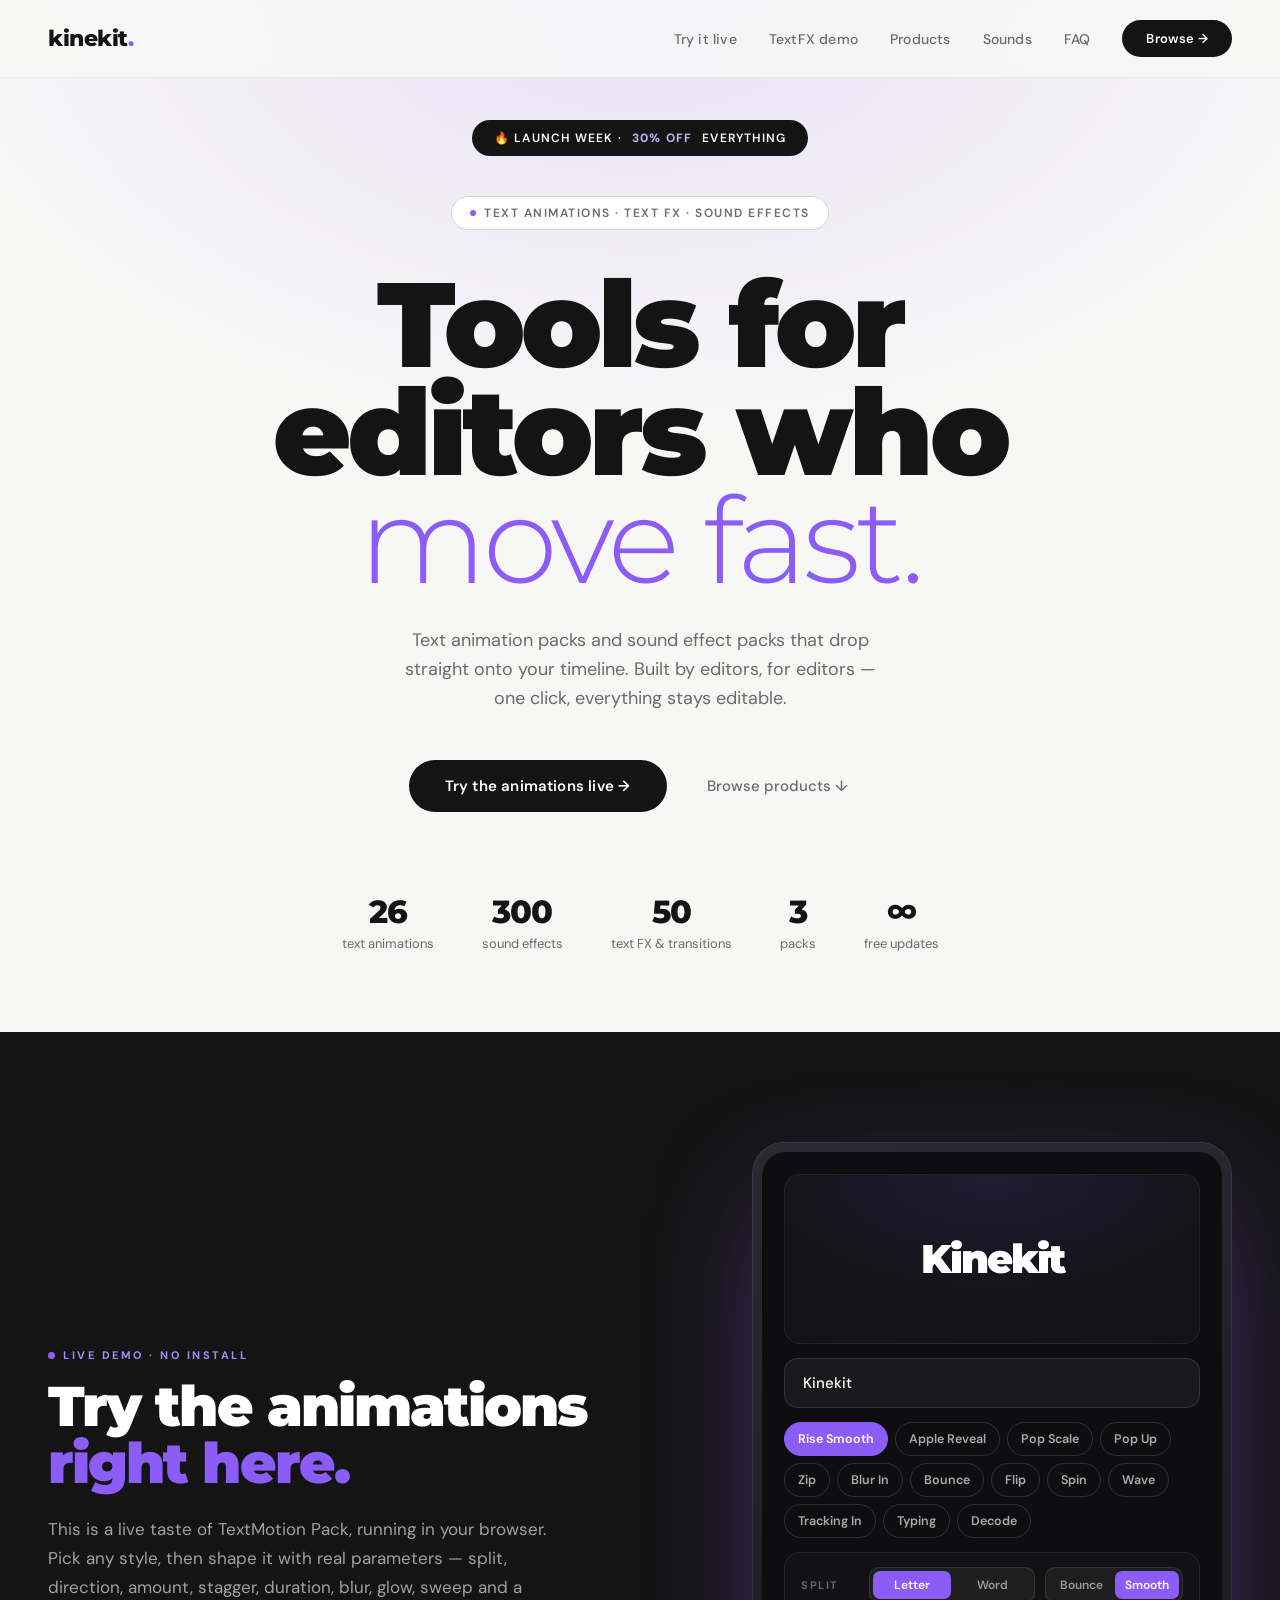
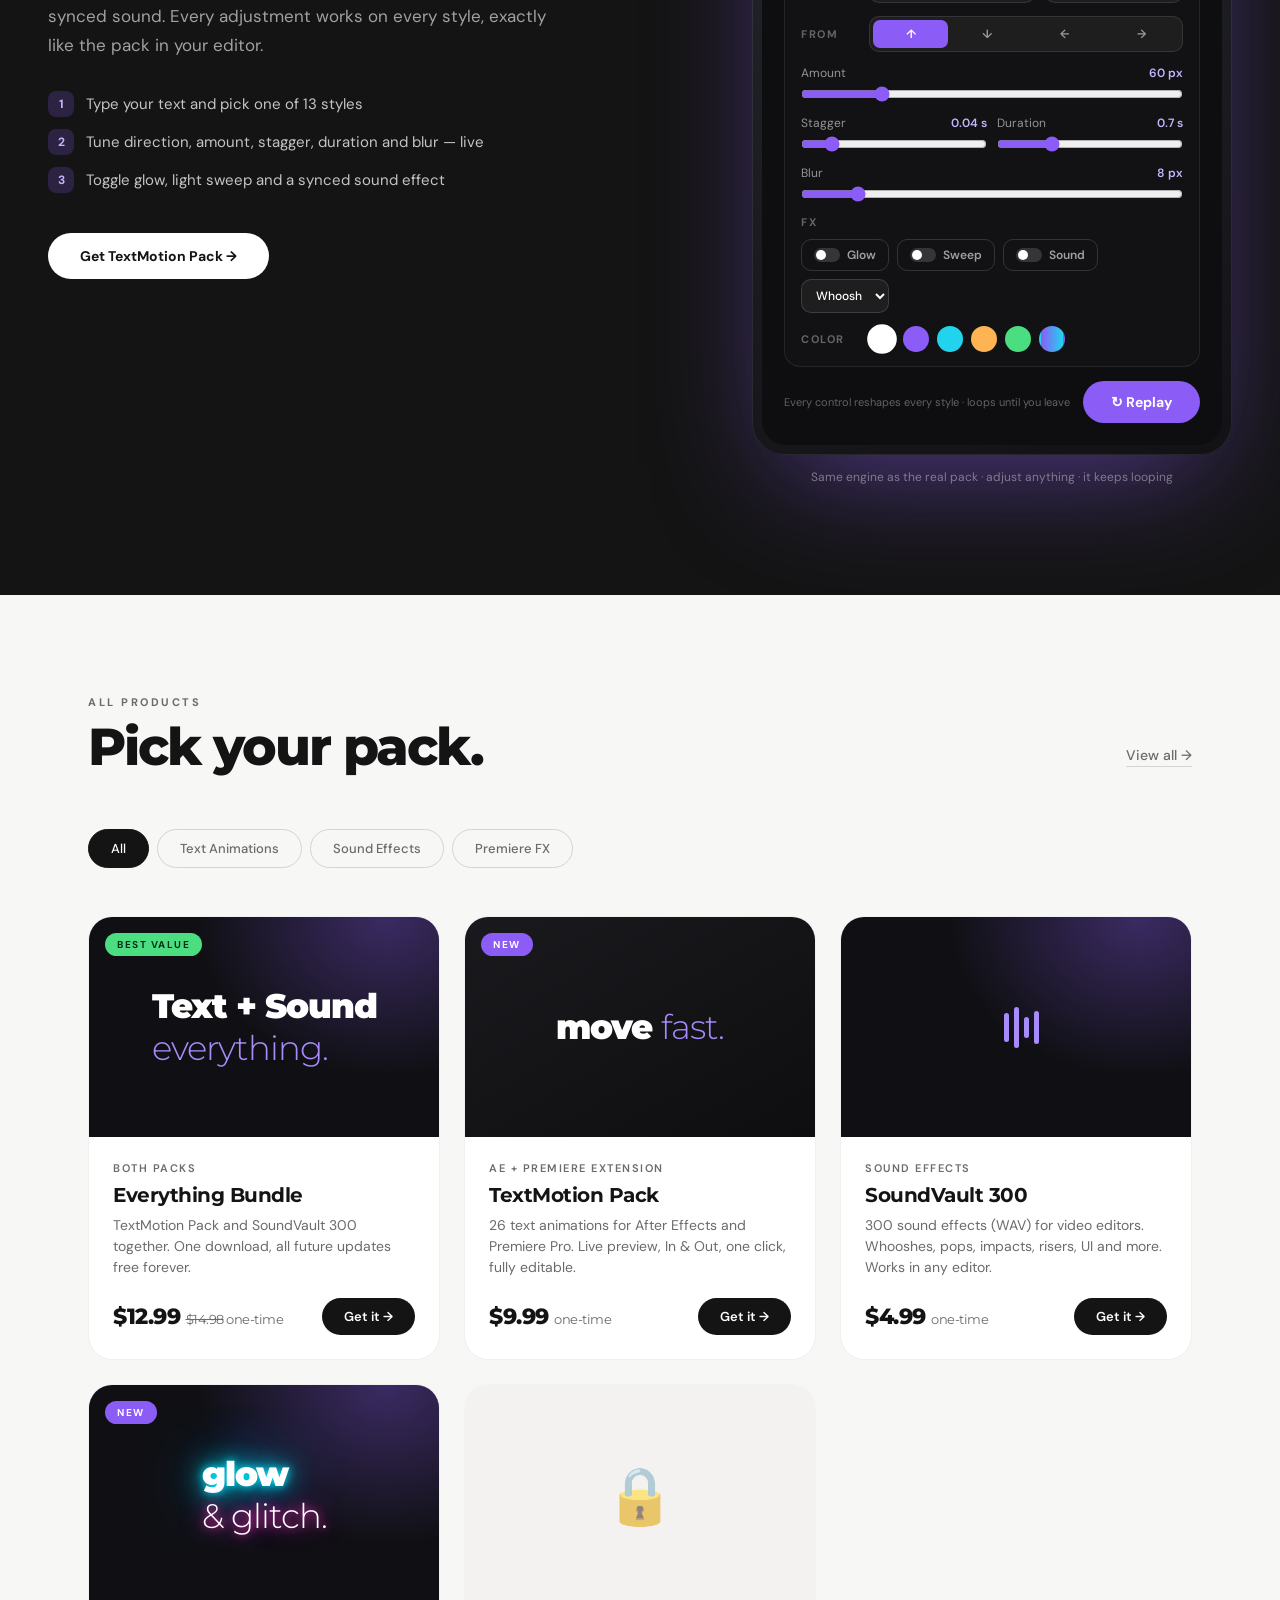
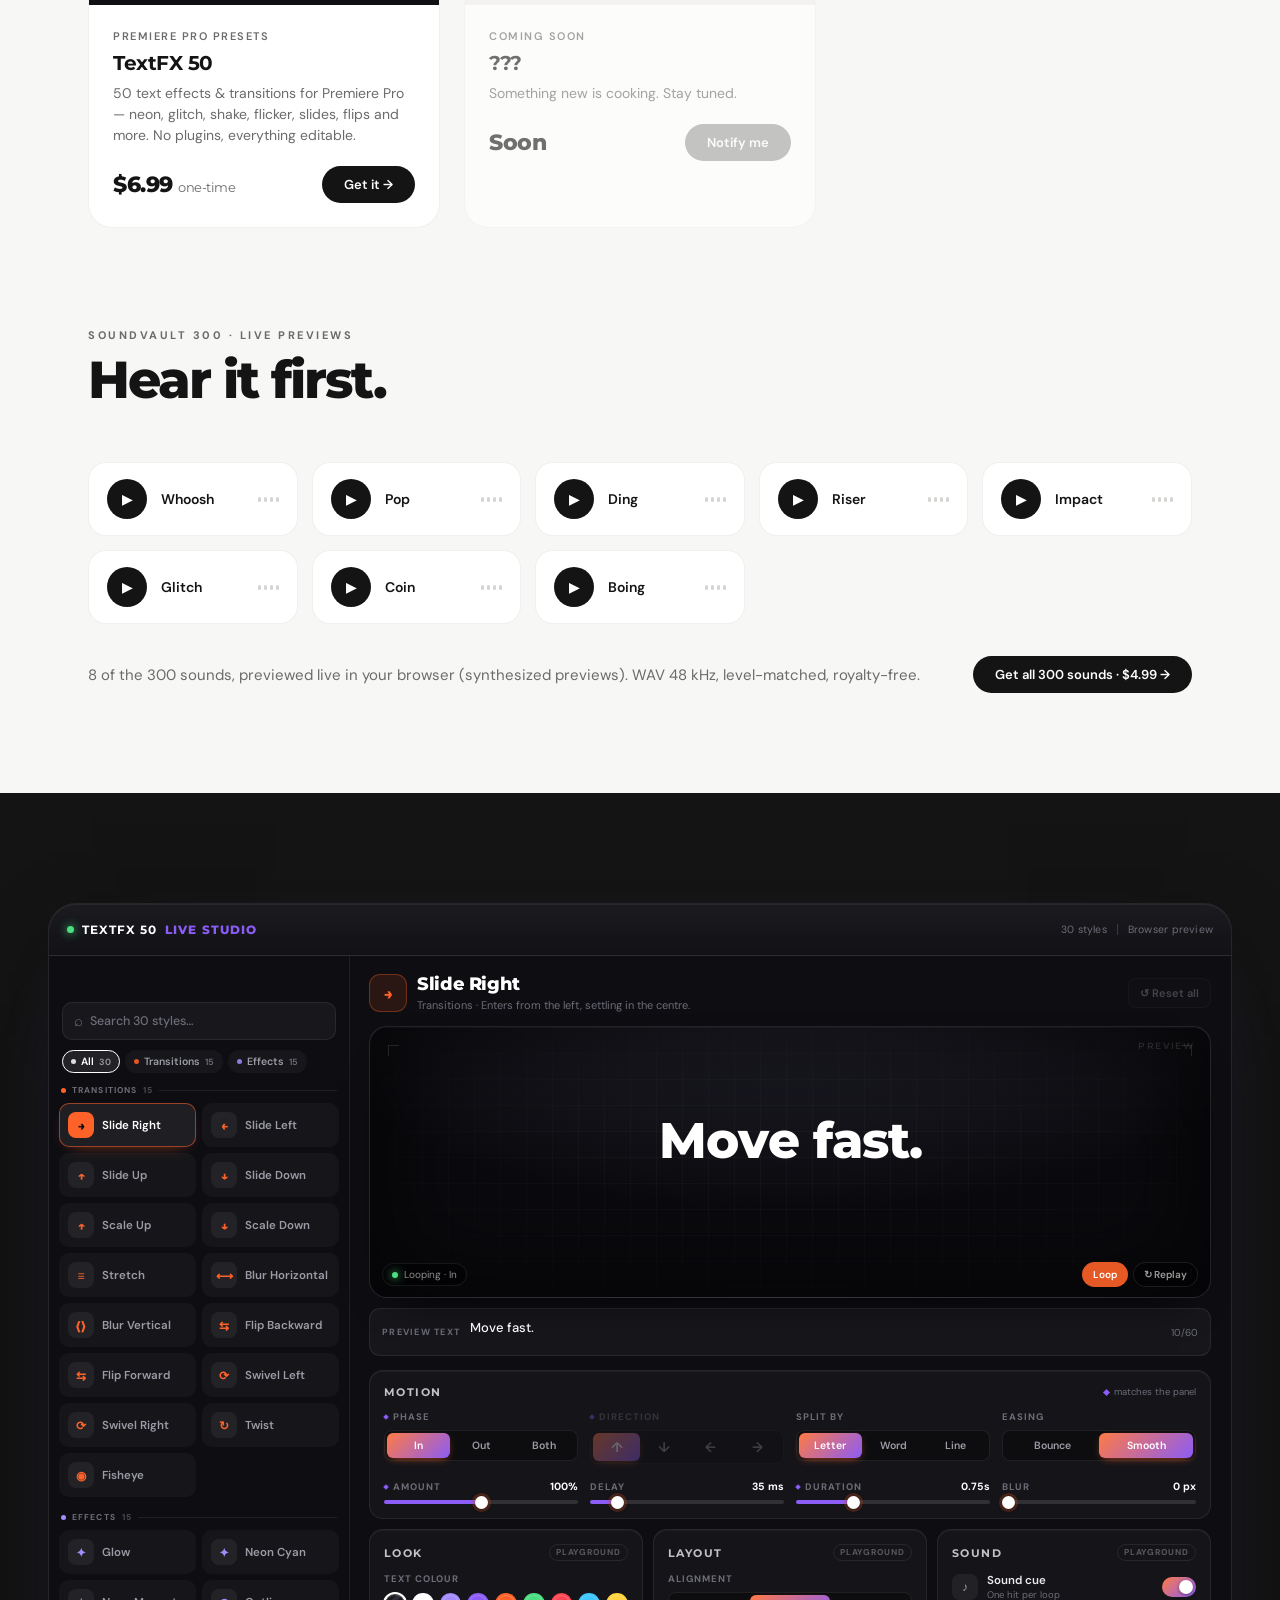
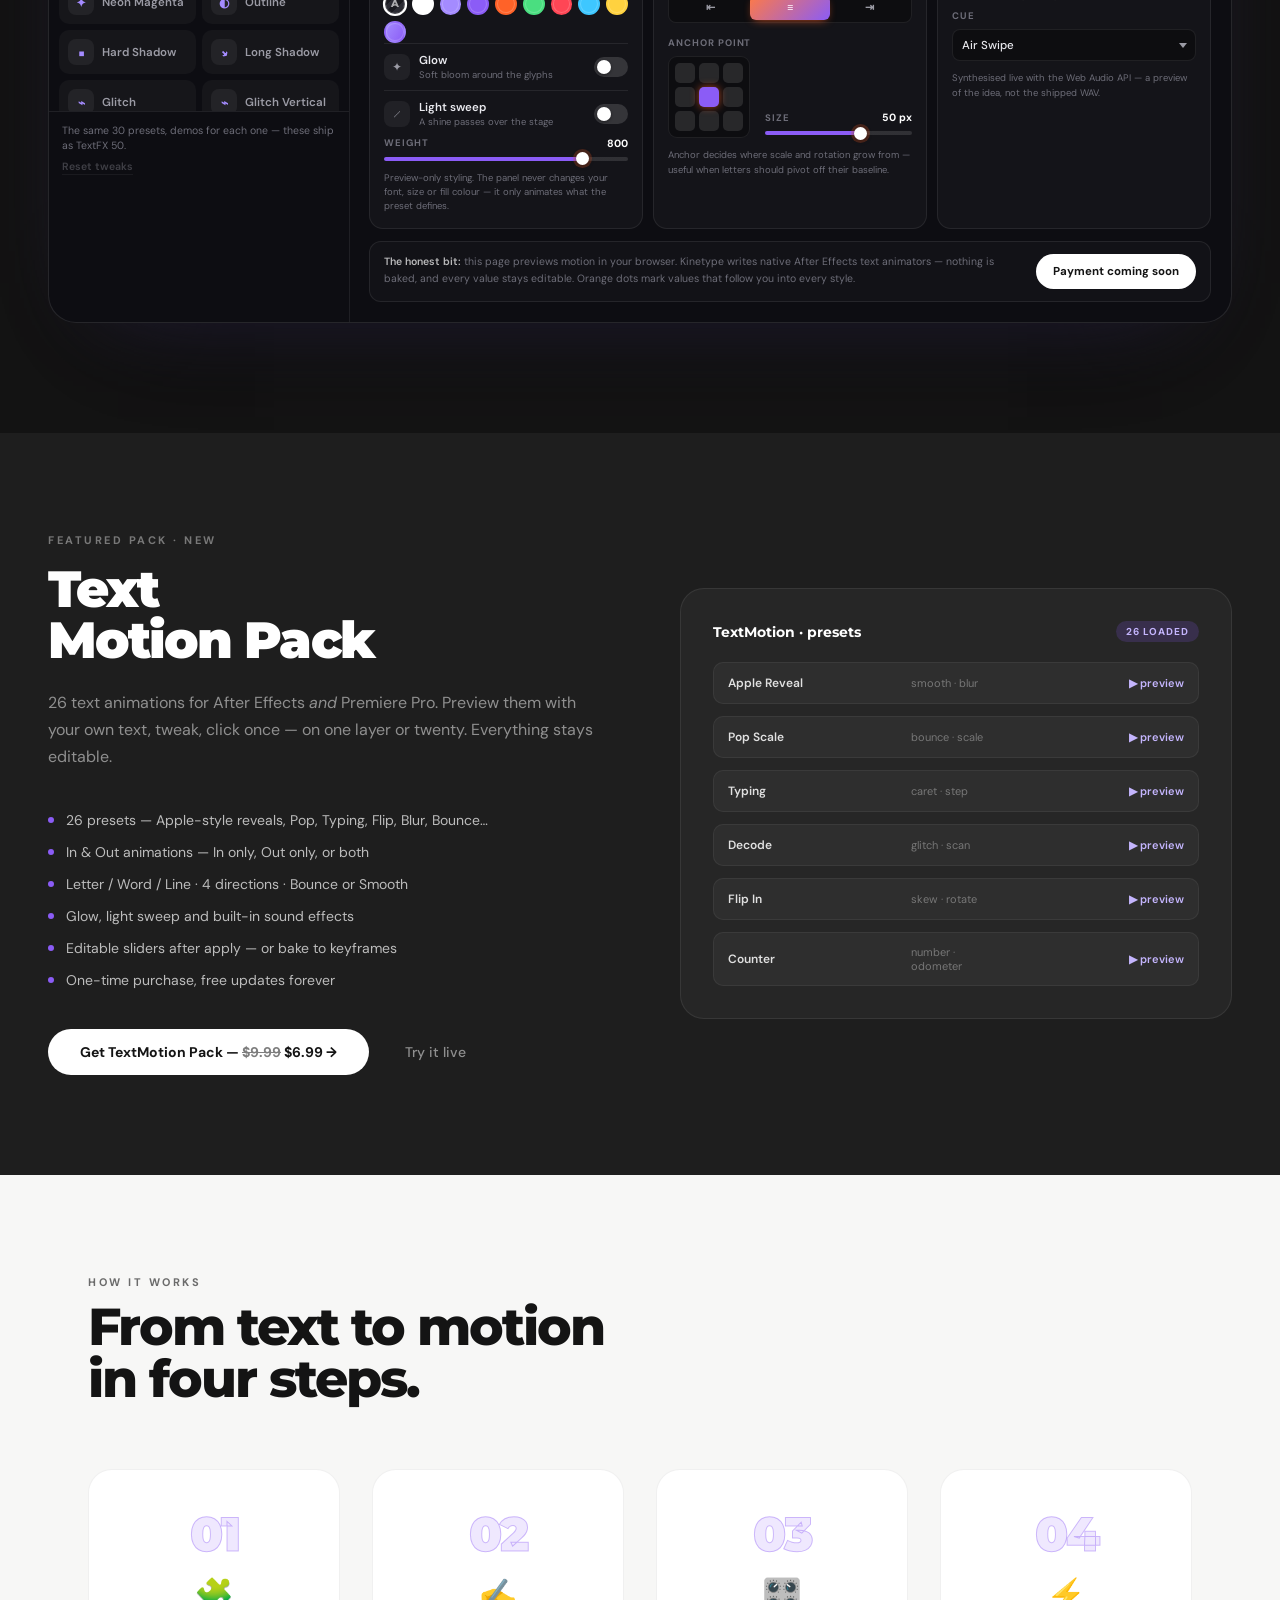
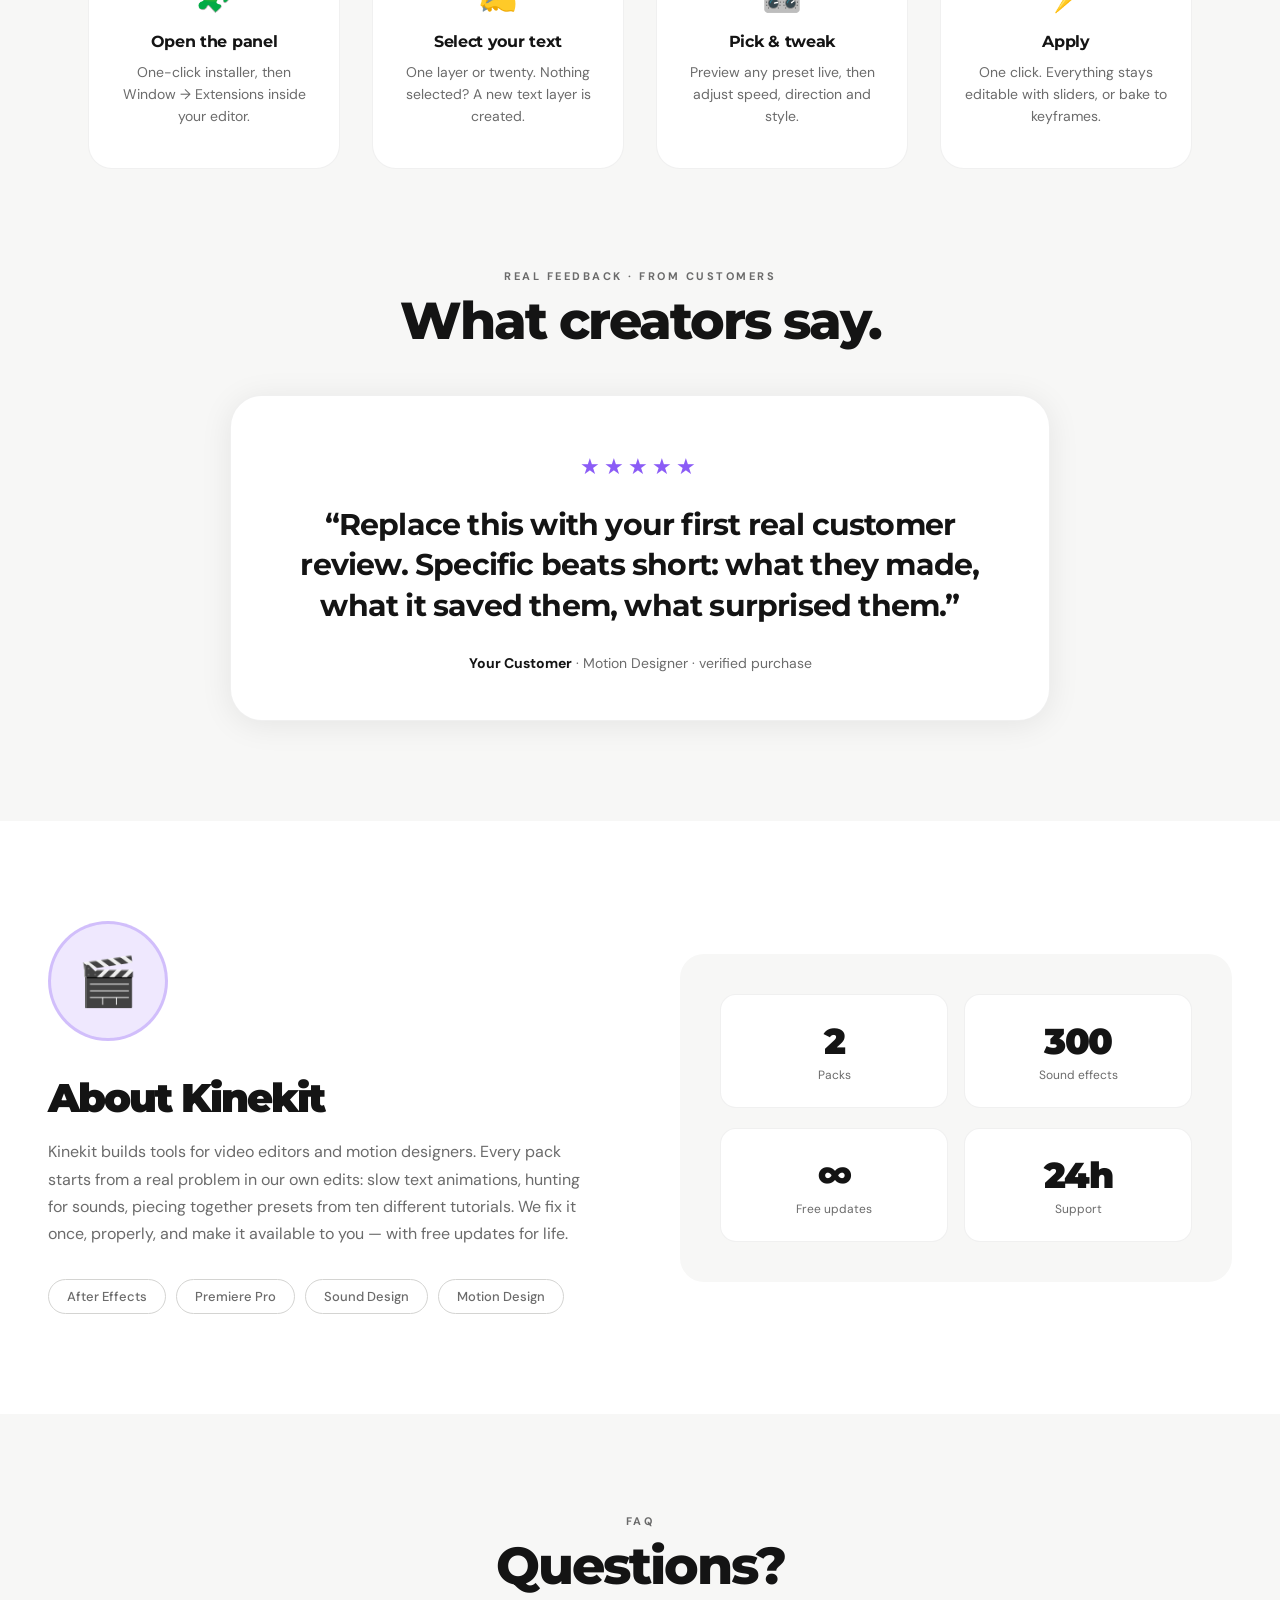
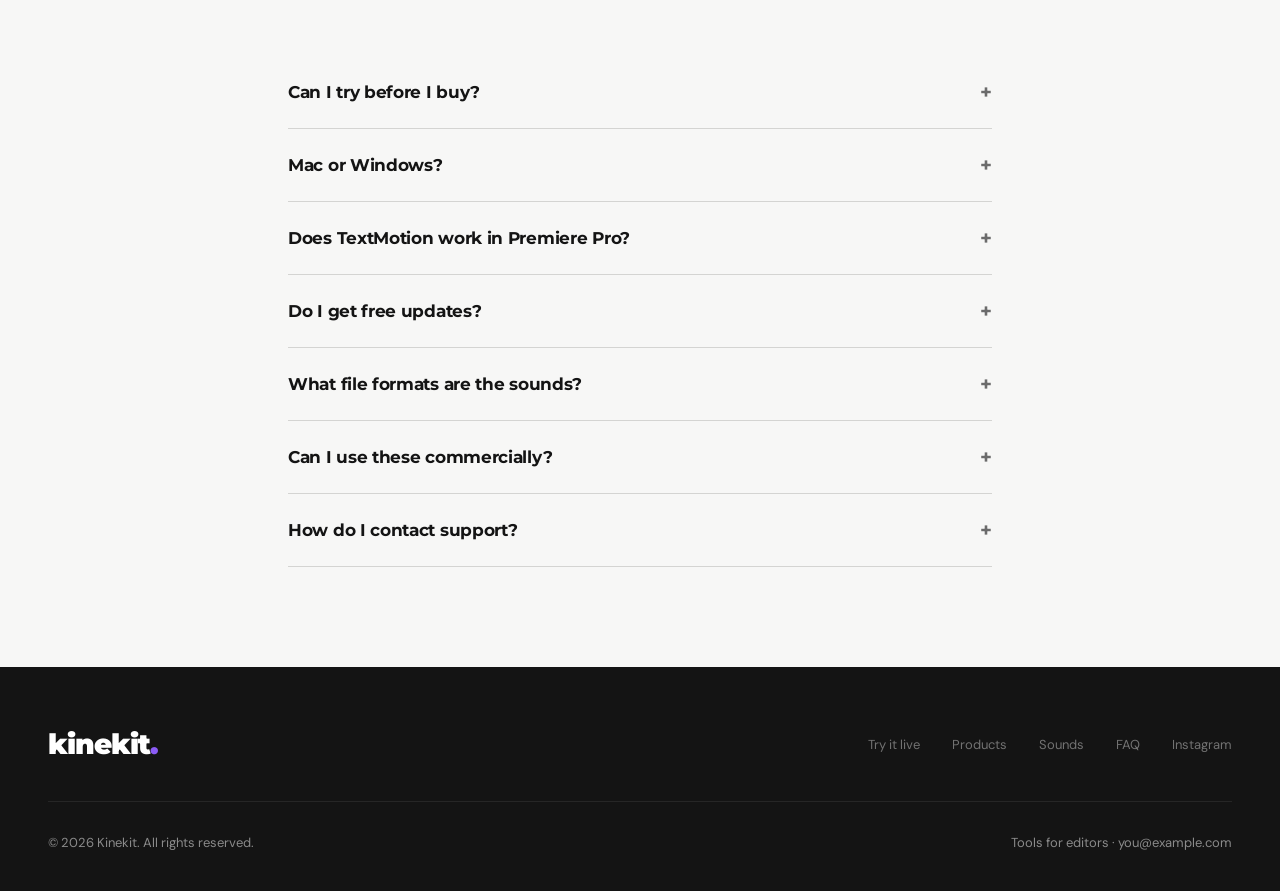
<file: index.html>
<!DOCTYPE html>
<html lang="en">
<head>
<meta charset="UTF-8">
<meta name="viewport" content="width=device-width, initial-scale=1.0">
<title>Kinekit — Tools for editors who move fast</title>
<link rel="icon" type="image/png" href="data:image/svg+xml,<svg xmlns='http://www.w3.org/2000/svg' viewBox='0 0 100 100'><text y='.9em' font-size='90'>⚡</text></svg>">
<meta name="description" content="Kinekit — Text animation packs and sound effect packs for video editors. 26 text animations, 300 sound effects. Try them live in your browser.">
<meta property="og:title" content="Kinekit — Tools for editors who move fast">
<link rel="preconnect" href="https://fonts.googleapis.com">
<link href="https://fonts.googleapis.com/css2?family=Montserrat:wght@300;400;500;600;700;800;900&family=DM+Sans:wght@300;400;500&display=swap" rel="stylesheet">
  <link rel="stylesheet" href="studio/css/styles.css?v=1">

<style>
  *, *::before, *::after { box-sizing: border-box; margin: 0; padding: 0; }

  :root {
    --white: #ffffff;
    --bg: #f7f7f6;
    --bg2: #f0efed;
    --dark: #141414;
    --dark2: #1e1e1e;
    --gray: #6b6b6b;
    --gray-light: #d4d4d2;
    /* ACCENT — change this one value to re-theme the whole site */
    --accent: #8b5cf6;
    --accent-soft: rgba(139,92,246,0.14);
    --accent-ink: #6d28d9;
    --radius: 999px;
    --radius-card: 24px;
    --shadow: 0 4px 32px rgba(0,0,0,0.08);
    --shadow-hover: 0 12px 48px rgba(0,0,0,0.14);
    --transition: 0.3s cubic-bezier(0.4,0,0.2,1);
  }

  html { scroll-behavior: smooth; }

  body {
    font-family: 'DM Sans', sans-serif;
    background: var(--bg);
    color: var(--dark);
    min-height: 100vh;
    overflow-x: hidden;
  }

  /* NAV */
  nav {
    position: fixed; top: 0; left: 0; right: 0; z-index: 100;
    padding: 20px 48px;
    display: flex; align-items: center; justify-content: space-between;
    background: rgba(247,247,246,0.85);
    backdrop-filter: blur(20px);
    border-bottom: 1px solid rgba(0,0,0,0.06);
    transition: var(--transition);
  }
  .nav-logo {
    font-family: 'Montserrat', sans-serif;
    font-weight: 800; font-size: 22px;
    letter-spacing: -0.5px;
    color: var(--dark); text-decoration: none;
  }
  .nav-logo span { color: var(--accent); font-weight: 800; }
  .nav-links { display: flex; gap: 32px; align-items: center; }
  .nav-links a {
    font-size: 14px; font-weight: 500;
    color: var(--gray); text-decoration: none;
    transition: color var(--transition);
    letter-spacing: 0.2px;
  }
  .nav-links a:hover { color: var(--dark); }
  .nav-cta {
    background: var(--dark) !important;
    color: var(--white) !important;
    padding: 10px 24px;
    border-radius: var(--radius);
    font-size: 13px !important; font-weight: 600 !important;
    letter-spacing: 0.3px;
    transition: all var(--transition) !important;
  }
  .nav-cta:hover { background: #333 !important; transform: translateY(-1px); }

  /* HERO */
  .hero {
    min-height: 100vh;
    display: flex; flex-direction: column;
    align-items: center; justify-content: center;
    text-align: center;
    padding: 120px 48px 80px;
    position: relative; overflow: hidden;
  }
  .hero::before {
    content: '';
    position: absolute; inset: 0;
    background: radial-gradient(ellipse 80% 60% at 50% 0%, var(--accent-soft) 0%, transparent 70%);
    pointer-events: none;
  }
  .promo {
    display: inline-flex; align-items: center; gap: 10px;
    background: var(--dark); color: var(--white);
    border-radius: var(--radius);
    padding: 10px 22px;
    font-size: 12px; font-weight: 600;
    letter-spacing: 1.2px; text-transform: uppercase;
    margin-bottom: 40px;
    animation: fadeUp 0.8s ease both;
    text-decoration: none;
    transition: var(--transition);
  }
  .promo:hover { transform: translateY(-2px); box-shadow: 0 12px 32px rgba(0,0,0,0.25); }
  .promo b { color: #c4b5fd; }
  .hero-badge {
    display: inline-flex; align-items: center; gap: 8px;
    background: var(--white);
    border: 1px solid var(--gray-light);
    border-radius: var(--radius);
    padding: 8px 18px;
    font-size: 12px; font-weight: 600;
    letter-spacing: 1.5px; text-transform: uppercase;
    color: var(--gray); margin-bottom: 40px;
    animation: fadeUp 0.8s 0.1s ease both;
  }
  .hero-badge::before {
    content: '';
    width: 6px; height: 6px;
    background: var(--accent);
    border-radius: 50%;
    animation: pulse 2s infinite;
  }
  @keyframes pulse {
    0%, 100% { opacity: 1; transform: scale(1); }
    50% { opacity: 0.5; transform: scale(1.3); }
  }
  .hero h1 {
    font-family: 'Montserrat', sans-serif;
    font-size: clamp(56px, 10vw, 120px);
    font-weight: 900; letter-spacing: -4px;
    line-height: 0.9; color: var(--dark);
    margin-bottom: 32px;
    animation: fadeUp 0.8s 0.2s ease both;
  }
  .hero h1 em { font-style: normal; color: var(--accent); font-weight: 300; }
  .hero-desc {
    font-size: 18px; color: var(--gray);
    max-width: 480px; line-height: 1.6;
    margin-bottom: 48px;
    animation: fadeUp 0.8s 0.3s ease both;
  }
  .hero-btns {
    display: flex; gap: 16px; align-items: center;
    animation: fadeUp 0.8s 0.4s ease both;
  }
  .btn-primary {
    background: var(--dark); color: var(--white);
    padding: 16px 36px; border-radius: var(--radius);
    font-size: 15px; font-weight: 600;
    text-decoration: none;
    transition: all var(--transition); letter-spacing: 0.2px;
  }
  .btn-primary:hover {
    background: var(--accent);
    transform: translateY(-2px);
    box-shadow: 0 8px 32px rgba(139,92,246,0.35);
  }
  .btn-secondary {
    color: var(--gray); padding: 16px 24px;
    font-size: 15px; font-weight: 500;
    text-decoration: none;
    transition: color var(--transition);
    display: flex; align-items: center; gap: 8px;
  }
  .btn-secondary:hover { color: var(--dark); }
  .hero-stats {
    display: flex; gap: 48px; margin-top: 80px;
    animation: fadeUp 0.8s 0.5s ease both;
  }
  .stat { text-align: center; }
  .stat-num {
    font-family: 'Montserrat', sans-serif;
    font-size: 32px; font-weight: 800;
    color: var(--dark); letter-spacing: -1px;
  }
  .stat-label { font-size: 13px; color: var(--gray); font-weight: 400; margin-top: 4px; }

  @keyframes fadeUp {
    from { opacity: 0; transform: translateY(24px); }
    to { opacity: 1; transform: translateY(0); }
  }

  /* SECTIONS */
  .section { padding: 100px 48px; max-width: 1200px; margin: 0 auto; }
  .section-header {
    display: flex; align-items: flex-end; justify-content: space-between;
    margin-bottom: 56px;
  }
  .section-label {
    font-size: 11px; font-weight: 700;
    letter-spacing: 2.5px; text-transform: uppercase;
    color: var(--gray); margin-bottom: 12px;
  }
  .section-title {
    font-family: 'Montserrat', sans-serif;
    font-size: clamp(32px, 5vw, 52px);
    font-weight: 800; letter-spacing: -2px; line-height: 1;
  }
  .section-link {
    color: var(--gray); font-size: 14px; font-weight: 500;
    text-decoration: none;
    border-bottom: 1px solid var(--gray-light);
    padding-bottom: 2px; white-space: nowrap; margin-bottom: 6px;
    transition: all var(--transition);
  }
  .section-link:hover { color: var(--dark); border-color: var(--dark); }

  /* Filter tabs */
  .filter-tabs { display: flex; gap: 8px; flex-wrap: wrap; margin-bottom: 48px; }
  .filter-tab {
    padding: 10px 22px; border-radius: var(--radius);
    border: 1px solid var(--gray-light);
    background: transparent;
    font-family: 'DM Sans', sans-serif;
    font-size: 13px; font-weight: 500;
    color: var(--gray); cursor: pointer;
    transition: all var(--transition);
  }
  .filter-tab:hover { border-color: var(--dark); color: var(--dark); }
  .filter-tab.active { background: var(--dark); color: var(--white); border-color: var(--dark); }

  /* Product Grid */
  .products-grid {
    display: grid;
    grid-template-columns: repeat(auto-fill, minmax(320px, 1fr));
    gap: 24px;
  }
  .product-card {
    background: var(--white);
    border-radius: var(--radius-card);
    overflow: hidden;
    border: 1px solid rgba(0,0,0,0.06);
    transition: all var(--transition);
    cursor: pointer; position: relative;
  }
  .product-card:hover {
    transform: translateY(-6px);
    box-shadow: var(--shadow-hover);
    border-color: transparent;
  }
  .product-img {
    width: 100%; height: 220px;
    display: flex; align-items: center; justify-content: center;
    position: relative; overflow: hidden;
  }
  .product-img.text-cover {
    background: linear-gradient(150deg, #1a1a1e, #0e0e10);
  }
  .product-img.sfx-cover {
    background: radial-gradient(90% 120% at 85% 0%, rgba(139,92,246,.35), transparent 60%), #101014;
  }
  .cover-demo {
    font-family: 'Montserrat', sans-serif;
    font-size: 34px; font-weight: 900; letter-spacing: -1px;
    color: var(--white); position: relative; z-index: 1;
  }
  .cover-demo em { font-style: normal; color: #a78bfa; font-weight: 300; }
  .cover-wave { display: flex; gap: 5px; align-items: center; height: 48px; }
  .cover-wave span {
    width: 5px; border-radius: 3px; background: #a78bfa;
    animation: coverEq 1.2s ease-in-out infinite alternate;
  }
  .cover-wave span:nth-child(2) { animation-delay: .15s; height: 60%; }
  .cover-wave span:nth-child(3) { animation-delay: .3s; height: 85%; }
  .cover-wave span:nth-child(4) { animation-delay: .45s; height: 45%; }
  .cover-wave span:nth-child(5) { animation-delay: .6s; height: 70%; }
  @keyframes coverEq { from { height: 15%; } to { height: 90%; } }
  .product-badge-new {
    position: absolute; top: 16px; left: 16px;
    background: var(--accent); color: var(--white);
    font-size: 10px; font-weight: 700;
    letter-spacing: 1.5px; text-transform: uppercase;
    padding: 5px 12px; border-radius: var(--radius);
  }
  .product-badge-free {
    position: absolute; top: 16px; left: 16px;
    background: #4ade80; color: #052e16;
    font-size: 10px; font-weight: 700;
    letter-spacing: 1.5px; text-transform: uppercase;
    padding: 5px 12px; border-radius: var(--radius);
  }
  .product-info { padding: 24px; }
  .product-cat {
    font-size: 11px; font-weight: 600;
    letter-spacing: 1.5px; text-transform: uppercase;
    color: var(--gray); margin-bottom: 8px;
  }
  .product-name {
    font-family: 'Montserrat', sans-serif;
    font-size: 20px; font-weight: 700;
    letter-spacing: -0.5px; margin-bottom: 8px;
  }
  .product-desc { font-size: 14px; color: var(--gray); line-height: 1.5; margin-bottom: 20px; }
  .product-footer { display: flex; align-items: center; justify-content: space-between; }
  .product-price {
    font-family: 'Montserrat', sans-serif;
    font-size: 22px; font-weight: 800;
    letter-spacing: -0.5px;
  }
  .product-price span { font-size: 13px; font-weight: 400; color: var(--gray); }
  .btn-buy {
    background: var(--dark); color: var(--white);
    padding: 10px 22px; border-radius: var(--radius);
    font-size: 13px; font-weight: 600;
    text-decoration: none; border: none; cursor: pointer;
    font-family: 'DM Sans', sans-serif;
    transition: all var(--transition);
    display: inline-flex; align-items: center; gap: 6px;
  }
  .btn-buy:hover { background: var(--accent); transform: scale(1.03); }

  /* TRY IT LIVE — playground */
  .try-section { background: var(--dark); padding: 110px 48px; color: var(--white); overflow: hidden; }
  .try-inner { max-width: 1200px; margin: 0 auto; display: grid; grid-template-columns: 1fr 480px; gap: 80px; align-items: center; }
  .try-label {
    font-size: 11px; font-weight: 700;
    letter-spacing: 2.5px; text-transform: uppercase;
    color: #a78bfa; margin-bottom: 16px;
    display: flex; align-items: center; gap: 8px;
  }
  .try-label::before {
    content: ''; width: 7px; height: 7px; border-radius: 50%;
    background: var(--accent); animation: pulse 2s infinite;
  }
  .try-title {
    font-family: 'Montserrat', sans-serif;
    font-size: clamp(36px, 4.4vw, 60px);
    font-weight: 900; letter-spacing: -2px;
    line-height: 1; margin-bottom: 24px;
  }
  .try-title em { font-style: normal; color: var(--accent); }
  .try-desc { font-size: 17px; color: rgba(255,255,255,0.6); line-height: 1.7; margin-bottom: 32px; max-width: 520px; }
  .try-list { display: grid; gap: 12px; margin-bottom: 40px; }
  .try-list div { display: flex; gap: 12px; align-items: center; font-size: 15px; color: rgba(255,255,255,0.75); }
  .try-list b {
    width: 26px; height: 26px; border-radius: 8px;
    background: rgba(139,92,246,0.2); color: #c4b5fd;
    display: grid; place-items: center;
    font-size: 12px; flex: none;
  }
  .playground {
    border-radius: 32px; padding: 10px;
    background: linear-gradient(160deg, #2a2a35, #121216);
    box-shadow: 0 40px 120px -30px rgba(139,92,246,.55), inset 0 0 0 1px rgba(255,255,255,.08);
  }
  .pg-body { background: #0e0e10; border-radius: 24px; padding: 22px; display: flex; flex-direction: column; gap: 14px; }
  .pg-preview {
    min-height: 170px; position: relative; display: flex; align-items: center; justify-content: center;
    overflow: hidden; border-radius: 16px;
    background: radial-gradient(80% 100% at 50% 0%, rgba(139,92,246,.12), transparent 70%), #131318;
    border: 1px solid rgba(255,255,255,0.06);
    padding: 26px 20px;
  }
  .pg-sweep {
    position: absolute; top: 0; bottom: 0; left: 0; width: 45%;
    background: linear-gradient(105deg, transparent, rgba(255,255,255,.30), transparent);
    transform: translateX(-140%); pointer-events: none;
  }
  .pg-text {
    font-family: 'Montserrat', sans-serif;
    font-size: 40px; font-weight: 900; letter-spacing: -2px;
    color: var(--white); text-align: center; line-height: 1.15;
  }
  .pg-text .ltr { display: inline-block; white-space: pre; will-change: transform, opacity, filter; }
  .pg-caret {
    display: inline-block; width: 3px; height: 0.85em;
    background: var(--accent); margin-left: 2px;
    vertical-align: -0.08em; animation: blink 0.8s steps(1) infinite;
  }
  @keyframes blink { 50% { opacity: 0; } }
  .pg-controls { display: flex; flex-direction: column; gap: 12px; }
  .pg-input {
    width: 100%; padding: 14px 18px;
    border-radius: 14px; border: 1px solid rgba(255,255,255,0.12);
    background: rgba(255,255,255,0.05);
    color: var(--white);
    font-family: 'DM Sans', sans-serif; font-size: 15px; font-weight: 500;
    outline: none; transition: border-color var(--transition);
  }
  .pg-input:focus { border-color: var(--accent); }
  .pg-styles { display: flex; gap: 7px; flex-wrap: wrap; }
  .pg-style {
    padding: 8px 13px; border-radius: var(--radius);
    border: 1px solid rgba(255,255,255,0.14);
    background: transparent; color: rgba(255,255,255,0.65);
    font-family: 'DM Sans', sans-serif; font-size: 12.5px; font-weight: 600;
    cursor: pointer; transition: all var(--transition);
  }
  .pg-style:hover { border-color: var(--accent); color: var(--white); }
  .pg-style.active { background: var(--accent); border-color: var(--accent); color: var(--white); }
  .pg-card {
    border: 1px solid rgba(255,255,255,0.08); border-radius: 16px;
    padding: 14px 16px; display: flex; flex-direction: column; gap: 13px;
    background: rgba(255,255,255,0.02);
  }
  .pg-row { display: flex; gap: 10px; align-items: center; flex-wrap: wrap; }
  .pg-lbl {
    font-size: 11px; font-weight: 700; letter-spacing: 1.5px;
    text-transform: uppercase; color: rgba(255,255,255,0.35); min-width: 58px;
  }
  .pg-seg {
    display: flex; flex: 1; gap: 2px; padding: 3px;
    background: rgba(255,255,255,0.05); border: 1px solid rgba(255,255,255,0.1); border-radius: 10px;
  }
  .pg-seg button {
    flex: 1; padding: 6px 10px; border: none; border-radius: 7px;
    background: transparent; color: rgba(255,255,255,0.55);
    font-family: 'DM Sans', sans-serif; font-size: 12px; font-weight: 600;
    cursor: pointer; transition: all .15s;
  }
  .pg-seg button.on { background: var(--accent); color: var(--white); }
  .pg-sl { display: flex; flex-direction: column; gap: 5px; }
  .pg-sl .top { display: flex; justify-content: space-between; font-size: 12px; color: rgba(255,255,255,0.55); }
  .pg-sl .top b { color: #c4b5fd; font-weight: 600; }
  .pg-sl input[type=range] { width: 100%; accent-color: var(--accent); cursor: pointer; margin: 0; }
  .pg-fx { display: flex; gap: 8px; flex-wrap: wrap; align-items: center; }
  .pg-sw {
    display: flex; align-items: center; gap: 7px;
    padding: 7px 12px; border-radius: 10px;
    border: 1px solid rgba(255,255,255,0.14);
    background: transparent; color: rgba(255,255,255,0.6);
    font-family: 'DM Sans', sans-serif; font-size: 12px; font-weight: 600;
    cursor: pointer; transition: all var(--transition);
  }
  .pg-sw i {
    width: 26px; height: 14px; border-radius: 7px; font-style: normal;
    background: rgba(255,255,255,0.15); position: relative; transition: background .2s;
  }
  .pg-sw i::after {
    content: ''; position: absolute; top: 2px; left: 2px;
    width: 10px; height: 10px; border-radius: 50%;
    background: #fff; transition: left .2s;
  }
  .pg-sw.on { border-color: var(--accent); color: var(--white); }
  .pg-sw.on i { background: var(--accent); }
  .pg-sw.on i::after { left: 14px; }
  .pg-sfx {
    padding: 7px 10px; border-radius: 10px;
    border: 1px solid rgba(255,255,255,0.14);
    background: rgba(255,255,255,0.05); color: var(--white);
    font-family: 'DM Sans', sans-serif; font-size: 12px; font-weight: 500; outline: none;
  }
  .pg-colors { display: flex; gap: 8px; align-items: center; }
  .pg-colors button {
    width: 26px; height: 26px; border-radius: 50%;
    border: 2px solid transparent; cursor: pointer; padding: 0;
    transition: all .15s;
  }
  .pg-colors button.on { border-color: #fff; transform: scale(1.14); }
  .pg-foot { display: flex; align-items: center; justify-content: space-between; gap: 12px; }
  .pg-foot small { font-size: 11px; color: rgba(255,255,255,0.35); }
  .btn-play {
    background: var(--accent); color: var(--white);
    padding: 12px 28px; border-radius: var(--radius);
    border: none; cursor: pointer;
    font-family: 'DM Sans', sans-serif;
    font-size: 14px; font-weight: 700;
    transition: all var(--transition);
  }
  .btn-play:hover { filter: brightness(1.12); transform: scale(1.03); }
  .try-hint { text-align: center; font-size: 12px; color: rgba(255,255,255,.4); margin-top: 14px; }

  /* SOUNDS */
  .sounds-grid { display: grid; grid-template-columns: repeat(auto-fill, minmax(180px, 1fr)); gap: 14px; }
  .snd {
    display: flex; align-items: center; gap: 14px;
    padding: 16px 18px;
    background: var(--white);
    border: 1px solid rgba(0,0,0,0.06);
    border-radius: 18px; cursor: pointer;
    font-family: 'DM Sans', sans-serif;
    font-size: 14px; font-weight: 600; color: var(--dark);
    text-align: left; transition: all var(--transition);
  }
  .snd:hover { transform: translateY(-3px); box-shadow: var(--shadow); }
  .snd i {
    width: 40px; height: 40px; border-radius: 50%;
    background: var(--dark); color: #fff;
    display: grid; place-items: center;
    font-style: normal; font-size: 13px; flex: none;
    transition: background var(--transition);
  }
  .snd.on i { background: var(--accent); }
  .snd .bars { display: flex; gap: 3px; align-items: center; height: 18px; margin-left: auto; }
  .snd .bars span { width: 3px; border-radius: 2px; background: var(--gray-light); height: 30%; }
  .snd.on .bars span { background: var(--accent); animation: eq .5s ease-in-out infinite alternate; }
  .snd.on .bars span:nth-child(2) { animation-delay: .12s }
  .snd.on .bars span:nth-child(3) { animation-delay: .24s }
  .snd.on .bars span:nth-child(4) { animation-delay: .06s }
  @keyframes eq { from { height: 20%; } to { height: 100%; } }
  .sounds-foot {
    display: flex; align-items: center; justify-content: space-between;
    gap: 24px; margin-top: 32px; flex-wrap: wrap;
  }
  .sounds-foot p { color: var(--gray); font-size: 15px; }

  /* FEATURED */
  .featured-section { background: var(--dark2); padding: 100px 48px; }
  .featured-inner {
    max-width: 1200px; margin: 0 auto;
    display: grid; grid-template-columns: 1fr 1fr; gap: 80px; align-items: center;
  }
  .featured-label {
    font-size: 11px; font-weight: 700;
    letter-spacing: 2.5px; text-transform: uppercase;
    color: rgba(255,255,255,0.4); margin-bottom: 16px;
  }
  .featured-title {
    font-family: 'Montserrat', sans-serif;
    font-size: clamp(36px, 4vw, 56px);
    font-weight: 900; letter-spacing: -2px;
    color: var(--white); line-height: 1; margin-bottom: 24px;
  }
  .featured-desc { font-size: 16px; color: rgba(255,255,255,0.5); line-height: 1.7; margin-bottom: 40px; }
  .featured-features { display: flex; flex-direction: column; gap: 14px; margin-bottom: 40px; }
  .feature-item { display: flex; align-items: center; gap: 12px; font-size: 14px; color: rgba(255,255,255,0.7); }
  .feature-dot { width: 6px; height: 6px; background: var(--accent); border-radius: 50%; flex-shrink: 0; }
  .featured-btns { display: flex; gap: 16px; align-items: center; }
  .btn-white {
    background: var(--white); color: var(--dark);
    padding: 14px 32px; border-radius: var(--radius);
    font-size: 14px; font-weight: 700;
    text-decoration: none; transition: all var(--transition);
  }
  .btn-white:hover { background: #eee; transform: translateY(-2px); }
  .btn-ghost {
    color: rgba(255,255,255,0.5); padding: 14px 20px;
    font-size: 14px; font-weight: 500;
    text-decoration: none; transition: color var(--transition);
  }
  .btn-ghost:hover { color: var(--white); }
  .featured-visual {
    background: rgba(255,255,255,0.04);
    border: 1px solid rgba(255,255,255,0.08);
    border-radius: var(--radius-card);
    padding: 32px; display: flex; flex-direction: column; gap: 12px;
  }
  .mock-header { display: flex; align-items: center; justify-content: space-between; margin-bottom: 8px; }
  .mock-title { font-family: 'Montserrat', sans-serif; font-size: 14px; font-weight: 700; color: var(--white); }
  .mock-badge {
    background: rgba(139,92,246,0.18); color: #c4b5fd;
    font-size: 10px; font-weight: 700; letter-spacing: 1px;
    text-transform: uppercase; padding: 4px 10px; border-radius: var(--radius);
  }
  .mock-row {
    display: grid; grid-template-columns: 1fr 90px 1fr;
    gap: 8px; align-items: center;
    padding: 12px 14px;
    background: rgba(255,255,255,0.04);
    border-radius: 10px;
    border: 1px solid rgba(255,255,255,0.06);
    transition: background 0.2s, border-color 0.2s;
  }
  .mock-row:hover { background: rgba(139,92,246,0.1); border-color: rgba(139,92,246,0.3); }
  .mock-name { font-size: 12px; color: rgba(255,255,255,0.85); font-weight: 600; }
  .mock-cat { font-size: 11px; color: rgba(255,255,255,0.35); }
  .mock-play {
    font-size: 11px; color: #c4b5fd;
    text-align: right; font-weight: 600;
  }

  /* HOW IT WORKS */
  .how-section { padding: 100px 48px; max-width: 1200px; margin: 0 auto; }
  .steps-grid { display: grid; grid-template-columns: repeat(4, 1fr); gap: 32px; margin-top: 64px; }
  .step-card {
    text-align: center; padding: 40px 24px;
    background: var(--white); border-radius: var(--radius-card);
    border: 1px solid rgba(0,0,0,0.06);
    transition: all var(--transition); position: relative;
  }
  .step-card:hover { transform: translateY(-4px); box-shadow: var(--shadow); }
  .step-num {
    font-family: 'Montserrat', sans-serif;
    font-size: 48px; font-weight: 900;
    color: var(--accent-soft); letter-spacing: -2px;
    margin-bottom: 16px; line-height: 1;
    -webkit-text-stroke: 1px rgba(139,92,246,0.4);
  }
  .step-icon { font-size: 32px; margin-bottom: 16px; }
  .step-title {
    font-family: 'Montserrat', sans-serif;
    font-size: 16px; font-weight: 700;
    letter-spacing: -0.3px; margin-bottom: 10px;
  }
  .step-desc { font-size: 14px; color: var(--gray); line-height: 1.6; }

  /* REVIEW */
  .review-section { padding: 0 48px 100px; }
  .review-head { text-align: center; margin-bottom: 48px; }
  .review-card {
    max-width: 820px; margin: 0 auto;
    background: var(--white); border-radius: 32px;
    padding: 56px 56px 48px;
    border: 1px solid rgba(0,0,0,0.06);
    text-align: center; box-shadow: var(--shadow);
  }
  .review-stars { color: var(--accent); font-size: 22px; letter-spacing: 4px; margin-bottom: 24px; }
  .review-text {
    font-family: 'Montserrat', sans-serif;
    font-size: clamp(22px, 2.6vw, 30px);
    font-weight: 700; letter-spacing: -0.8px;
    line-height: 1.35; margin-bottom: 28px;
  }
  .review-who { font-size: 14px; color: var(--gray); }
  .review-who b { color: var(--dark); }

  /* ABOUT */
  .about-section { background: var(--white); padding: 100px 48px; }
  .about-inner {
    max-width: 1200px; margin: 0 auto;
    display: grid; grid-template-columns: 1fr 1fr; gap: 80px; align-items: center;
  }
  .about-avatar {
    width: 120px; height: 120px;
    background: var(--accent-soft); border-radius: 50%;
    display: flex; align-items: center; justify-content: center;
    font-size: 48px; margin-bottom: 32px;
    border: 3px solid rgba(139,92,246,0.3);
  }
  .about-name {
    font-family: 'Montserrat', sans-serif;
    font-size: 40px; font-weight: 900;
    letter-spacing: -2px; margin-bottom: 16px;
  }
  .about-desc { font-size: 16px; color: var(--gray); line-height: 1.7; margin-bottom: 32px; }
  .about-tags { display: flex; gap: 10px; flex-wrap: wrap; }
  .about-tag {
    padding: 8px 18px; border-radius: var(--radius);
    border: 1px solid var(--gray-light);
    font-size: 13px; font-weight: 500; color: var(--gray);
  }
  .about-visual {
    background: var(--bg); border-radius: var(--radius-card);
    padding: 40px; display: flex; flex-direction: column; gap: 20px;
  }
  .about-stat-row { display: grid; grid-template-columns: 1fr 1fr; gap: 16px; }
  .about-stat-card {
    background: var(--white); border-radius: 16px;
    padding: 24px; text-align: center;
    border: 1px solid rgba(0,0,0,0.06);
  }
  .about-stat-num {
    font-family: 'Montserrat', sans-serif;
    font-size: 36px; font-weight: 900;
    letter-spacing: -1.5px; color: var(--dark);
  }
  .about-stat-label { font-size: 12px; color: var(--gray); margin-top: 4px; }

  /* FAQ */
  .faq-section { padding: 100px 48px; max-width: 800px; margin: 0 auto; }
  .faq-head { text-align: center; margin-bottom: 64px; }
  .faq-item { border-bottom: 1px solid var(--gray-light); padding: 24px 0; }
  .faq-q {
    font-family: 'Montserrat', sans-serif;
    font-size: 17px; font-weight: 700;
    letter-spacing: -0.3px; cursor: pointer;
    display: flex; align-items: center; justify-content: space-between; gap: 16px;
  }
  .faq-icon { font-size: 20px; color: var(--gray); transition: transform var(--transition); flex-shrink: 0; }
  .faq-a { font-size: 15px; color: var(--gray); line-height: 1.7; margin-top: 16px; display: none; }
  .faq-item.open .faq-icon { transform: rotate(45deg); }
  .faq-item.open .faq-a { display: block; }

  /* FOOTER */
  footer { background: var(--dark); color: rgba(255,255,255,0.5); padding: 60px 48px 40px; }
  .footer-inner {
    max-width: 1200px; margin: 0 auto;
    display: flex; align-items: center; justify-content: space-between;
    margin-bottom: 40px;
  }
  .footer-logo {
    font-family: 'Montserrat', sans-serif;
    font-weight: 900; font-size: 28px;
    letter-spacing: -1px; color: var(--white);
  }
  .footer-logo span { color: var(--accent); }
  .footer-links { display: flex; gap: 32px; }
  .footer-links a {
    font-size: 13px; color: rgba(255,255,255,0.4);
    text-decoration: none; transition: color var(--transition);
  }
  .footer-links a:hover { color: var(--white); }
  .footer-bottom {
    max-width: 1200px; margin: 0 auto;
    padding-top: 32px;
    border-top: 1px solid rgba(255,255,255,0.08);
    display: flex; align-items: center; justify-content: space-between;
    font-size: 13px;
  }

  /* MODAL */
  .modal-overlay {
    position: fixed; inset: 0; z-index: 200;
    background: rgba(0,0,0,0.5);
    backdrop-filter: blur(8px);
    display: none; align-items: center; justify-content: center;
    padding: 24px;
  }
  .modal-overlay.open { display: flex; }
  .modal {
    background: var(--white);
    border-radius: var(--radius-card);
    padding: 48px; max-width: 560px; width: 100%;
    position: relative; animation: fadeUp 0.3s ease;
  }
  .modal-close {
    position: absolute; top: 20px; right: 20px;
    background: var(--bg); border: none; cursor: pointer;
    width: 36px; height: 36px; border-radius: 50%;
    font-size: 18px; color: var(--gray);
    display: flex; align-items: center; justify-content: center;
    transition: all var(--transition);
  }
  .modal-close:hover { background: var(--bg2); color: var(--dark); }
  .modal-cat {
    font-size: 11px; font-weight: 700;
    letter-spacing: 2px; text-transform: uppercase;
    color: var(--gray); margin-bottom: 12px;
  }
  .modal-title {
    font-family: 'Montserrat', sans-serif;
    font-size: 32px; font-weight: 900;
    letter-spacing: -1.5px; margin-bottom: 16px;
  }
  .modal-desc { font-size: 16px; color: var(--gray); line-height: 1.7; margin-bottom: 32px; }
  .modal-features { display: flex; flex-direction: column; gap: 10px; margin-bottom: 32px; }
  .modal-feature { display: flex; align-items: center; gap: 10px; font-size: 14px; color: var(--gray); }
  .modal-feature::before { content: '✓'; color: var(--accent); font-weight: 700; flex-shrink: 0; }
  .modal-footer { display: flex; align-items: center; justify-content: space-between; }
  .modal-price {
    font-family: 'Montserrat', sans-serif;
    font-size: 36px; font-weight: 900; letter-spacing: -1.5px;
  }
  .modal-price small { font-size: 14px; font-weight: 400; color: var(--gray); }

  /* Responsive */
  @media (max-width: 900px) {
    .try-inner { grid-template-columns: 1fr; gap: 48px; }
    .playground { max-width: 480px; margin: 0 auto; width: 100%; }
  }
  @media (max-width: 768px) {
    .try-section { padding: 70px 24px; }
    .review-card { padding: 40px 24px; }
    .hero-stats { flex-wrap: wrap; justify-content: center; gap: 28px 36px; }
    .hero-btns { flex-direction: column; gap: 8px; }
    .btn-primary { white-space: nowrap; }
    .sounds-grid { grid-template-columns: 1fr 1fr; gap: 10px; }
    .snd { padding: 12px; gap: 10px; font-size: 13px; }
    .snd i { width: 34px; height: 34px; }
    .snd .bars { display: none; }
    .footer-links { flex-wrap: wrap; justify-content: center; gap: 16px 24px; }
    .footer-links a { white-space: nowrap; }
    nav { padding: 16px 24px; }
    .nav-links { display: none; }
    .hero { padding: 100px 24px 60px; }
    .hero h1 { letter-spacing: -2px; }
    .section { padding: 60px 24px; }
    .products-grid { grid-template-columns: 1fr; }
    .featured-inner { grid-template-columns: 1fr; gap: 40px; }
    .steps-grid { grid-template-columns: 1fr 1fr; }
    .about-inner { grid-template-columns: 1fr; gap: 40px; }
    .featured-section { padding: 60px 24px; }
    .review-section { padding: 0 24px 60px; }
    .footer-inner { flex-direction: column; gap: 24px; text-align: center; }
    .footer-bottom { flex-direction: column; gap: 12px; text-align: center; }
  }

</style>
</head>
<body>

<!-- ══════════════ NAV ══════════════ -->
<nav>
  <a href="#" class="nav-logo">kinekit<span>.</span></a>
  <div class="nav-links">
    <a href="#try">Try it live</a>
    <a href="#fx">TextFX demo</a>
    <a href="#products">Products</a>
    <a href="#sounds">Sounds</a>
    <a href="#faq">FAQ</a>
    <a href="#products" class="nav-cta">Browse →</a>
  </div>
</nav>

<!-- ══════════════ HERO ══════════════ -->
<section class="hero">
  <a class="promo" href="#featured">🔥 Launch week · <b>30% off</b> everything</a>
  <div class="hero-badge">Text Animations · Text FX · Sound Effects</div>
  <h1>Tools for<br>editors who<br><em>move fast.</em></h1>
  <p class="hero-desc">Text animation packs and sound effect packs that drop straight onto your timeline. Built by editors, for editors — one click, everything stays editable.</p>
  <div class="hero-btns">
    <a href="#try" class="btn-primary">Try the animations live →</a>
    <a href="#products" class="btn-secondary">Browse products ↓</a>
  </div>
  <div class="hero-stats">
    <div class="stat">
      <div class="stat-num">26</div>
      <div class="stat-label">text animations</div>
    </div>
    <div class="stat">
      <div class="stat-num">300</div>
      <div class="stat-label">sound effects</div>
    </div>
    <div class="stat">
      <div class="stat-num">50</div>
      <div class="stat-label">text FX & transitions</div>
    </div>
    <div class="stat">
      <div class="stat-num">3</div>
      <div class="stat-label">packs</div>
    </div>
    <div class="stat">
      <div class="stat-num">∞</div>
      <div class="stat-label">free updates</div>
    </div>
  </div>
</section>

<!-- ══════════════ TRY IT LIVE (interactive playground) ══════════════ -->
<section class="try-section" id="try">
  <div class="try-inner">
    <div>
      <div class="try-label">Live demo · no install</div>
      <div class="try-title">Try the animations<br><em>right here.</em></div>
      <div class="try-desc">This is a live taste of TextMotion Pack, running in your browser. Pick any style, then shape it with real parameters — split, direction, amount, stagger, duration, blur, glow, sweep and a synced sound. Every adjustment works on every style, exactly like the pack in your editor.</div>
      <div class="try-list">
        <div><b>1</b>Type your text and pick one of 13 styles</div>
        <div><b>2</b>Tune direction, amount, stagger, duration and blur — live</div>
        <div><b>3</b>Toggle glow, light sweep and a synced sound effect</div>
      </div>
      <div class="featured-btns">
        <a href="#products" class="btn-white">Get TextMotion Pack →</a>
      </div>
    </div>
    <div>
      <div class="playground">
        <div class="pg-body">
          <div class="pg-preview"><div class="pg-sweep" id="pgSweep"></div><div class="pg-text" id="pgText"></div></div>
          <input class="pg-input" id="pgInput" type="text" value="Kinekit" maxlength="18" spellcheck="false" aria-label="Text to animate">
          <div class="pg-styles" id="pgStyles"></div>
          <div class="pg-card">
            <div class="pg-row">
              <span class="pg-lbl">Split</span>
              <div class="pg-seg" id="pgUnit"><button data-v="letter" class="on">Letter</button><button data-v="word">Word</button></div>
              <div class="pg-seg" id="pgEase" style="flex:0 0 36%"><button data-v="1">Bounce</button><button data-v="0" class="on">Smooth</button></div>
            </div>
            <div class="pg-row" id="pgDirRow">
              <span class="pg-lbl">From</span>
              <div class="pg-seg" id="pgDir"><button data-v="up" class="on" title="From below">↑</button><button data-v="down" title="From above">↓</button><button data-v="left" title="From the right">←</button><button data-v="right" title="From the left">→</button></div>
            </div>
            <div class="pg-sl">
              <div class="top"><span>Amount</span><b id="pgVAmount">60 px</b></div>
              <input type="range" id="pgAmount" min="0" max="300" value="60">
            </div>
            <div class="pg-row">
              <div class="pg-sl" style="flex:1">
                <div class="top"><span>Stagger</span><b id="pgVDelay">0.04 s</b></div>
                <input type="range" id="pgDelay" min="0" max="30" value="4">
              </div>
              <div class="pg-sl" style="flex:1">
                <div class="top"><span>Duration</span><b id="pgVDur">0.7 s</b></div>
                <input type="range" id="pgDur" min="2" max="20" value="7">
              </div>
            </div>
            <div class="pg-sl">
              <div class="top"><span>Blur</span><b id="pgVBlur">8 px</b></div>
              <input type="range" id="pgBlur" min="0" max="60" value="8">
            </div>
            <div class="pg-row">
              <span class="pg-lbl">FX</span>
              <div class="pg-fx">
                <button class="pg-sw" data-fx="glow"><i></i>Glow</button>
                <button class="pg-sw" data-fx="sweep"><i></i>Sweep</button>
                <button class="pg-sw" data-fx="sfx"><i></i>Sound</button>
                <select class="pg-sfx" id="pgSfxSel" aria-label="Sound effect">
                  <option>Whoosh</option><option>Pop</option><option>Ding</option><option>Riser</option>
                  <option>Impact</option><option>Glitch</option><option>Coin</option><option>Boing</option>
                </select>
              </div>
            </div>
            <div class="pg-row">
              <span class="pg-lbl">Color</span>
              <div class="pg-colors" id="pgColors"></div>
            </div>
          </div>
          <div class="pg-foot">
            <small>Every control reshapes every style · loops until you leave</small>
            <button class="btn-play" id="pgPlay">↻ Replay</button>
          </div>
        </div>
      </div>
      <div class="try-hint">Same engine as the real pack · adjust anything · it keeps looping</div>
    </div>
  </div>
</section>

<!-- ══════════════ PRODUCTS ══════════════ -->
<section style="padding: 100px 0; background: var(--bg);">
  <div class="section" id="products" style="padding-top: 0; padding-bottom: 0;">
    <div class="section-header">
      <div>
        <div class="section-label">All Products</div>
        <div class="section-title">Pick your pack.</div>
      </div>
      <a href="#products" class="section-link">View all →</a>
    </div>

    <div class="filter-tabs">
      <button class="filter-tab active" onclick="filterProducts('all', this)">All</button>
      <button class="filter-tab" onclick="filterProducts('text', this)">Text Animations</button>
      <button class="filter-tab" onclick="filterProducts('sfx', this)">Sound Effects</button>
      <button class="filter-tab" onclick="filterProducts('premiere', this)">Premiere FX</button>
    </div>

    <div class="products-grid" id="productsGrid">

      <div class="product-card" data-cat="bundle" onclick="openModal('bundle')">
        <div class="product-img sfx-cover">
          <div class="cover-demo">Text + Sound<br><em>everything.</em></div>
          <div class="product-badge-free">BEST VALUE</div>
        </div>
        <div class="product-info">
          <div class="product-cat">Both packs</div>
          <div class="product-name">Everything Bundle</div>
          <div class="product-desc">TextMotion Pack and SoundVault 300 together. One download, all future updates free forever.</div>
          <div class="product-footer">
            <div class="product-price">$12.99 <span><s>$14.98</s> one-time</span></div>
            <a class="btn-buy" href="#" onclick="event.preventDefault(); event.stopPropagation(); openModal('bundle')">Get it →</a>
          </div>
        </div>
      </div>

      <div class="product-card" data-cat="text" onclick="openModal('textmotion')">
        <div class="product-img text-cover">
          <div class="cover-demo" id="coverAnim">move <em>fast.</em></div>
          <div class="product-badge-new">NEW</div>
        </div>
        <div class="product-info">
          <div class="product-cat">AE + Premiere Extension</div>
          <div class="product-name">TextMotion Pack</div>
          <div class="product-desc">26 text animations for After Effects and Premiere Pro. Live preview, In &amp; Out, one click, fully editable.</div>
          <div class="product-footer">
            <div class="product-price">$9.99 <span>one-time</span></div>
            <a class="btn-buy" href="#" onclick="event.preventDefault(); event.stopPropagation(); openModal('textmotion')">Get it →</a>
          </div>
        </div>
      </div>

      <div class="product-card" data-cat="sfx" onclick="openModal('soundvault')">
        <div class="product-img sfx-cover">
          <div class="cover-wave"><span></span><span></span><span></span><span></span><span></span></div>
        </div>
        <div class="product-info">
          <div class="product-cat">Sound Effects</div>
          <div class="product-name">SoundVault 300</div>
          <div class="product-desc">300 sound effects (WAV) for video editors. Whooshes, pops, impacts, risers, UI and more. Works in any editor.</div>
          <div class="product-footer">
            <div class="product-price">$4.99 <span>one-time</span></div>
            <a class="btn-buy" href="#" onclick="event.preventDefault(); event.stopPropagation(); openModal('soundvault')">Get it →</a>
          </div>
        </div>
      </div>

      <div class="product-card" data-cat="premiere" onclick="openModal('textfx50')">
        <div class="product-img sfx-cover">
          <div class="cover-demo" style="text-shadow:0 0 8px #00e5ff,0 0 26px #00e5ff,0 0 60px #0091ea;">glow<br><em style="color:#fff; text-shadow:0 0 8px #ff2ec4,0 0 26px #ff2ec4;">&amp; glitch.</em></div>
          <div class="product-badge-new">NEW</div>
        </div>
        <div class="product-info">
          <div class="product-cat">Premiere Pro Presets</div>
          <div class="product-name">TextFX 50</div>
          <div class="product-desc">50 text effects &amp; transitions for Premiere Pro — neon, glitch, shake, flicker, slides, flips and more. No plugins, everything editable.</div>
          <div class="product-footer">
            <div class="product-price">$6.99 <span>one-time</span></div>
            <a class="btn-buy" href="#" onclick="event.preventDefault(); event.stopPropagation(); openModal('textfx50')">Get it →</a>
          </div>
        </div>
      </div>

      <div class="product-card" data-cat="soon" style="opacity:0.6;">
        <div class="product-img" style="background: var(--bg2);">
          <div style="font-size:56px;">🔒</div>
        </div>
        <div class="product-info">
          <div class="product-cat">Coming Soon</div>
          <div class="product-name">???</div>
          <div class="product-desc">Something new is cooking. Stay tuned.</div>
          <div class="product-footer">
            <div class="product-price">Soon</div>
            <button class="btn-buy" style="opacity:0.4;" disabled>Notify me</button>
          </div>
        </div>
      </div>

    </div>
  </div>
</section>

<!-- ══════════════ SOUNDS ══════════════ -->
<section style="padding: 0 0 100px; background: var(--bg);">
  <div class="section" id="sounds" style="padding-top: 0; padding-bottom: 0;">
    <div class="section-header">
      <div>
        <div class="section-label">SoundVault 300 · Live Previews</div>
        <div class="section-title">Hear it first.</div>
      </div>
    </div>
    <div class="sounds-grid" id="soundsGrid"></div>
    <div class="sounds-foot">
      <p>8 of the 300 sounds, previewed live in your browser (synthesized previews). WAV 48 kHz, level-matched, royalty-free.</p>
      <a class="btn-buy" href="#" onclick="event.preventDefault(); openModal('soundvault')">Get all 300 sounds · $4.99 →</a>
    </div>
  </div>
</section>

<!-- ══════════════ TEXTFX 50 · LIVE STUDIO ══════════════ -->
<section class="try-section" id="fx">
<div class="studio" id="demoStudio" data-lib="open">
    <div class="studio-bar">
      <div class="studio-id"><span class="studio-led"></span>TextFX 50 <b>Live Studio</b></div>
      <div class="studio-meta"><span id="libCount">40 styles</span><i></i><span>Browser preview</span></div>
      <button class="studio-browse" id="browseBtn" type="button" aria-expanded="true">Hide styles</button>
    </div>

    <div class="studio-body">
      <aside class="library" id="library" aria-label="Preset library">
        <div class="lib-top">
          <div class="lib-search">
            <span class="lib-search-ico" aria-hidden="true">⌕</span>
            <input id="styleSearch" type="search" placeholder="Search 40 styles…" autocomplete="off" spellcheck="false" aria-label="Search presets">
            <button class="lib-clear" id="searchClear" type="button" aria-label="Clear search">×</button>
          </div>
          <div class="lib-chips" id="styleChips" role="group" aria-label="Filter presets by family"></div>
        </div>
        <div class="lib-list" id="styleList" role="list"></div>
        <div class="lib-empty" id="libEmpty" hidden>No styles match that search. Try “rise”, “blur” or “kinetic”.</div>
        <div class="lib-foot">
          <span id="libFootNote">The same 40 presets that ship in Kinetype 2.5.</span>
          <button class="lib-reset" id="resetAll" type="button" disabled>Reset tweaks</button>
        </div>
      </aside>

      <div class="editor" id="editor">
        <div class="ed-head">
          <button class="ed-back" id="backToLib" type="button" aria-label="Back to the style library">‹</button>
          <div class="ed-title">
            <div class="ed-glyph" id="edGlyph">A</div>
            <div class="ed-title-txt">
              <h3 id="edName">Rise</h3>
              <p id="edCat">Reveal · Letters lift into place from below.</p>
            </div>
          </div>
          <button class="ed-reset" id="resetStyle" type="button" disabled title="No carried tweaks yet">↺ Reset all</button>
        </div>

        <div class="stage" id="stage">
          <div class="stage-grid" aria-hidden="true"></div>
          <div class="stage-frame" aria-hidden="true"><i></i><i></i><i></i><i></i></div>
          <div class="stage-tag" aria-hidden="true">Preview</div>
          <div class="stage-text" id="stageText" aria-hidden="true">Move fast.</div>
          <div class="stage-sweep" id="stageSweep" aria-hidden="true"></div>
          <div class="stage-foot">
            <span class="stage-status" id="stageStatus"><i></i>Looping · In</span>
            <div class="stage-actions">
              <button class="stage-btn is-on" id="loopBtn" type="button" aria-pressed="true">Loop</button>
              <button class="stage-btn" id="replayBtn" type="button">↻ Replay</button>
            </div>
          </div>
        </div>

        <div class="ed-text">
          <span class="ed-text-label">Preview text</span>
          <textarea id="demoText" rows="1" maxlength="60" spellcheck="false" autocomplete="off" aria-label="Preview text">Move fast.</textarea>
          <span class="ed-text-count" id="charCount">10/60</span>
        </div>

        <div class="controls">
          <section class="ctl-card ctl-motion">
            <header class="ctl-head"><h4>Motion</h4><span class="ctl-legend"><i></i>matches the panel</span></header>
            <div class="ctl-quad">
              <div class="ctl-field" data-key="phase">
                <span class="ctl-lbl is-ship">Phase</span>
                <div class="seg" id="phaseSeg" role="group" aria-label="Apply phase">
                  <button data-v="in" type="button">In</button>
                  <button data-v="out" type="button">Out</button>
                  <button data-v="both" type="button">Both</button>
                </div>
              </div>
              <div class="ctl-field" data-key="dir">
                <span class="ctl-lbl is-ship">Direction</span>
                <div class="seg dirs" id="dirSeg" role="group" aria-label="Direction">
                  <button data-v="up" type="button" title="From below" aria-label="From below">↑</button>
                  <button data-v="down" type="button" title="From above" aria-label="From above">↓</button>
                  <button data-v="left" type="button" title="From the right" aria-label="From the right">←</button>
                  <button data-v="right" type="button" title="From the left" aria-label="From the left">→</button>
                </div>
              </div>
              <div class="ctl-field" data-key="unit">
                <span class="ctl-lbl">Split by</span>
                <div class="seg" id="unitSeg" role="group" aria-label="Split unit">
                  <button data-v="letter" type="button">Letter</button>
                  <button data-v="word" type="button">Word</button>
                  <button data-v="line" type="button">Line</button>
                </div>
              </div>
              <div class="ctl-field" data-key="feel">
                <span class="ctl-lbl">Easing</span>
                <div class="seg" id="feelSeg" role="group" aria-label="Easing">
                  <button data-v="bounce" type="button">Bounce</button>
                  <button data-v="smooth" type="button">Smooth</button>
                </div>
              </div>
            </div>

            <div class="ctl-quad sliders">
              <label class="sl" data-key="amount">
                <span class="sl-top"><span class="ctl-lbl is-ship">Amount</span><b id="vAmount">100%</b></span>
                <input type="range" id="amount" min="0" max="200" step="5" value="100" aria-label="Amount">
              </label>
              <label class="sl" data-key="delay">
                <span class="sl-top"><span class="ctl-lbl">Delay</span><b id="vDelay">35 ms</b></span>
                <input type="range" id="delay" min="0" max="300" step="5" value="35" aria-label="Delay between units">
              </label>
              <label class="sl" data-key="dur">
                <span class="sl-top"><span class="ctl-lbl is-ship">Duration</span><b id="vDur">0.70s</b></span>
                <input type="range" id="dur" min="0.1" max="2.4" step="0.05" value="0.7" aria-label="Duration">
              </label>
              <label class="sl" data-key="blur">
                <span class="sl-top"><span class="ctl-lbl">Blur</span><b id="vBlur">0 px</b></span>
                <input type="range" id="blur" min="0" max="60" step="1" value="0" aria-label="Blur">
              </label>
            </div>
          </section>

          <section class="ctl-card ctl-look">
            <header class="ctl-head"><h4>Look</h4><span class="ctl-extra">playground</span></header>
            <div class="ctl-field" data-key="colour">
              <span class="ctl-lbl">Text colour</span>
              <div class="colors" id="colorRow" role="group" aria-label="Text colour"></div>
            </div>
            <div class="fx-row" data-key="glow">
              <span class="fx-ico" aria-hidden="true">✦</span>
              <span class="fx-lbl"><b>Glow</b><small>Soft bloom around the glyphs</small></span>
              <button class="sw" id="glowToggle" type="button" aria-pressed="false" aria-label="Glow"></button>
            </div>
            <div class="fx-row" data-key="sweep">
              <span class="fx-ico" aria-hidden="true">⟋</span>
              <span class="fx-lbl"><b>Light sweep</b><small>A shine passes over the stage</small></span>
              <button class="sw" id="sweepToggle" type="button" aria-pressed="false" aria-label="Light sweep"></button>
            </div>
            <label class="sl" data-key="weight">
              <span class="sl-top"><span class="ctl-lbl">Weight</span><b id="vWeight">800</b></span>
              <input type="range" id="weight" min="300" max="900" step="100" value="800" aria-label="Font weight">
            </label>
            <p class="ctl-note">Preview-only styling. The panel never changes your font, size or fill colour — it only animates what the preset defines.</p>
          </section>

          <section class="ctl-card ctl-layout">
            <header class="ctl-head"><h4>Layout</h4><span class="ctl-extra">playground</span></header>
            <div class="ctl-field" data-key="align">
              <span class="ctl-lbl">Alignment</span>
              <div class="seg" id="alignSeg" role="group" aria-label="Alignment">
                <button data-v="left" type="button" title="Align left" aria-label="Align left">⇤</button>
                <button data-v="center" type="button" title="Center" aria-label="Align centre">≡</button>
                <button data-v="right" type="button" title="Align right" aria-label="Align right">⇥</button>
              </div>
            </div>
            <div class="layout-row">
              <div class="ctl-field" data-key="anchor">
                <span class="ctl-lbl">Anchor point</span>
                <div class="anc" id="anchorGrid" role="group" aria-label="Anchor point">
                  <button data-v="0,0" type="button" title="Top left" aria-label="Anchor top left"></button>
                  <button data-v="0.5,0" type="button" title="Top centre" aria-label="Anchor top centre"></button>
                  <button data-v="1,0" type="button" title="Top right" aria-label="Anchor top right"></button>
                  <button data-v="0,0.5" type="button" title="Middle left" aria-label="Anchor middle left"></button>
                  <button data-v="0.5,0.5" type="button" title="Centre" aria-label="Anchor centre"></button>
                  <button data-v="1,0.5" type="button" title="Middle right" aria-label="Anchor middle right"></button>
                  <button data-v="0,1" type="button" title="Bottom left" aria-label="Anchor bottom left"></button>
                  <button data-v="0.5,1" type="button" title="Bottom centre" aria-label="Anchor bottom centre"></button>
                  <button data-v="1,1" type="button" title="Bottom right" aria-label="Anchor bottom right"></button>
                </div>
              </div>
              <label class="sl" data-key="size">
                <span class="sl-top"><span class="ctl-lbl">Size</span><b id="vSize">50 px</b></span>
                <input type="range" id="size" min="22" max="64" step="1" value="50" aria-label="Text size">
              </label>
            </div>
            <p class="ctl-note">Anchor decides where scale and rotation grow from — useful when letters should pivot off their baseline.</p>
          </section>

          <section class="ctl-card ctl-sound">
            <header class="ctl-head"><h4>Sound</h4><span class="ctl-extra">playground</span></header>
            <div class="fx-row" data-key="sfxOn">
              <span class="fx-ico" aria-hidden="true">♪</span>
              <span class="fx-lbl"><b>Sound cue</b><small>One hit per loop</small></span>
              <button class="sw" id="sfxToggle" type="button" aria-pressed="true" aria-label="Sound cue"></button>
            </div>
            <label class="ctl-field" data-key="sfx">
              <span class="ctl-lbl">Cue</span>
              <select id="sfxSel" class="select" aria-label="Sound cue"></select>
            </label>
            <p class="ctl-note">Synthesised live with the Web Audio API — a preview of the idea, not the shipped WAV.</p>
          </section>
        </div>

        <div class="ed-foot">
          <p><b>The honest bit:</b> this page previews motion in your browser. Kinetype writes native After Effects text animators — nothing is baked, and every value stays editable. Orange dots mark values that follow you into every style.</p>
          <a href="#" class="ed-buy is-soon" data-buy="kinetype">Payment coming soon</a>
        </div>
      </div>
    </div>
  </div>

</section>

<!-- ══════════════ FEATURED ══════════════ -->
<section class="featured-section" id="featured">
  <div class="featured-inner">
    <div>
      <div class="featured-label">Featured Pack · New</div>
      <div class="featured-title">Text<br>Motion Pack</div>
      <div class="featured-desc">26 text animations for After Effects <em>and</em> Premiere Pro. Preview them with your own text, tweak, click once — on one layer or twenty. Everything stays editable.</div>
      <div class="featured-features">
        <div class="feature-item"><div class="feature-dot"></div>26 presets — Apple-style reveals, Pop, Typing, Flip, Blur, Bounce…</div>
        <div class="feature-item"><div class="feature-dot"></div>In &amp; Out animations — In only, Out only, or both</div>
        <div class="feature-item"><div class="feature-dot"></div>Letter / Word / Line · 4 directions · Bounce or Smooth</div>
        <div class="feature-item"><div class="feature-dot"></div>Glow, light sweep and built-in sound effects</div>
        <div class="feature-item"><div class="feature-dot"></div>Editable sliders after apply — or bake to keyframes</div>
        <div class="feature-item"><div class="feature-dot"></div>One-time purchase, free updates forever</div>
      </div>
      <div class="featured-btns">
        <a href="#" onclick="event.preventDefault(); openModal('textmotion')" class="btn-white">Get TextMotion Pack — <s style="opacity:.55">$9.99</s> $6.99 →</a>
        <a href="#try" class="btn-ghost">Try it live</a>
      </div>
    </div>
    <div class="featured-visual">
      <div class="mock-header">
        <div class="mock-title">TextMotion · presets</div>
        <div class="mock-badge">26 loaded</div>
      </div>
      <div class="mock-row"><div class="mock-name">Apple Reveal</div><div class="mock-cat">smooth · blur</div><div class="mock-play">▶ preview</div></div>
      <div class="mock-row"><div class="mock-name">Pop Scale</div><div class="mock-cat">bounce · scale</div><div class="mock-play">▶ preview</div></div>
      <div class="mock-row"><div class="mock-name">Typing</div><div class="mock-cat">caret · step</div><div class="mock-play">▶ preview</div></div>
      <div class="mock-row"><div class="mock-name">Decode</div><div class="mock-cat">glitch · scan</div><div class="mock-play">▶ preview</div></div>
      <div class="mock-row"><div class="mock-name">Flip In</div><div class="mock-cat">skew · rotate</div><div class="mock-play">▶ preview</div></div>
      <div class="mock-row"><div class="mock-name">Counter</div><div class="mock-cat">number · odometer</div><div class="mock-play">▶ preview</div></div>
    </div>
  </div>
</section>

<!-- ══════════════ HOW IT WORKS ══════════════ -->
<section class="how-section" id="how">
  <div class="section-header" style="margin-bottom: 0;">
    <div>
      <div class="section-label">How it works</div>
      <div class="section-title">From text to motion<br>in four steps.</div>
    </div>
  </div>
  <div class="steps-grid">
    <div class="step-card">
      <div class="step-num">01</div>
      <div class="step-icon">🧩</div>
      <div class="step-title">Open the panel</div>
      <div class="step-desc">One-click installer, then Window → Extensions inside your editor.</div>
    </div>
    <div class="step-card">
      <div class="step-num">02</div>
      <div class="step-icon">✍️</div>
      <div class="step-title">Select your text</div>
      <div class="step-desc">One layer or twenty. Nothing selected? A new text layer is created.</div>
    </div>
    <div class="step-card">
      <div class="step-num">03</div>
      <div class="step-icon">🎛️</div>
      <div class="step-title">Pick &amp; tweak</div>
      <div class="step-desc">Preview any preset live, then adjust speed, direction and style.</div>
    </div>
    <div class="step-card">
      <div class="step-num">04</div>
      <div class="step-icon">⚡</div>
      <div class="step-title">Apply</div>
      <div class="step-desc">One click. Everything stays editable with sliders, or bake to keyframes.</div>
    </div>
  </div>
</section>

<!-- ══════════════ REVIEW ══════════════ -->
<section class="review-section">
  <div class="review-head">
    <div class="section-label">Real feedback · from customers</div>
    <div class="section-title">What creators say.</div>
  </div>
  <div class="review-card">
    <div class="review-stars">★★★★★</div>
    <div class="review-text">“Replace this with your first real customer review. Specific beats short: what they made, what it saved them, what surprised them.”</div>
    <div class="review-who"><b>Your Customer</b> · Motion Designer · verified purchase</div>
  </div>
</section>

<!-- ══════════════ ABOUT ══════════════ -->
<section class="about-section" id="about">
  <div class="about-inner">
    <div>
      <div class="about-avatar">🎬</div>
      <div class="about-name">About Kinekit</div>
      <div class="about-desc">Kinekit builds tools for video editors and motion designers. Every pack starts from a real problem in our own edits: slow text animations, hunting for sounds, piecing together presets from ten different tutorials. We fix it once, properly, and make it available to you — with free updates for life.</div>
      <div class="about-tags">
        <div class="about-tag">After Effects</div>
        <div class="about-tag">Premiere Pro</div>
        <div class="about-tag">Sound Design</div>
        <div class="about-tag">Motion Design</div>
      </div>
    </div>
    <div class="about-visual">
      <div class="about-stat-row">
        <div class="about-stat-card">
          <div class="about-stat-num">2</div>
          <div class="about-stat-label">Packs</div>
        </div>
        <div class="about-stat-card">
          <div class="about-stat-num">300</div>
          <div class="about-stat-label">Sound effects</div>
        </div>
      </div>
      <div class="about-stat-row">
        <div class="about-stat-card">
          <div class="about-stat-num">∞</div>
          <div class="about-stat-label">Free updates</div>
        </div>
        <div class="about-stat-card">
          <div class="about-stat-num">24h</div>
          <div class="about-stat-label">Support</div>
        </div>
      </div>
    </div>
  </div>
</section>

<!-- ══════════════ FAQ ══════════════ -->
<div class="faq-section" id="faq">
  <div class="faq-head">
    <div class="section-label">FAQ</div>
    <div class="section-title">Questions?</div>
  </div>
  <div class="faq-item">
    <div class="faq-q" onclick="toggleFaq(this)">Can I try before I buy? <span class="faq-icon">+</span></div>
    <div class="faq-a">Yes. <a href="#try">Try the animations live</a> on this page with your own text, and <a href="#sounds">listen to sound previews</a> from SoundVault 300.</div>
  </div>
  <div class="faq-item">
    <div class="faq-q" onclick="toggleFaq(this)">Mac or Windows? <span class="faq-icon">+</span></div>
    <div class="faq-a">Both. All Kinekit packs work on macOS and Windows.</div>
  </div>
  <div class="faq-item">
    <div class="faq-q" onclick="toggleFaq(this)">Does TextMotion work in Premiere Pro? <span class="faq-icon">+</span></div>
    <div class="faq-a">Yes. The panel works in both After Effects (2019 or newer) and Premiere Pro (2021 or newer) — one installer, one license. SoundVault 300 works in any editor: Premiere, Resolve, Final Cut, CapCut and more.</div>
  </div>
  <div class="faq-item">
    <div class="faq-q" onclick="toggleFaq(this)">Do I get free updates? <span class="faq-icon">+</span></div>
    <div class="faq-a">Yes — updates are free forever. New presets and sounds are added regularly, and you always get them at no extra cost.</div>
  </div>
  <div class="faq-item">
    <div class="faq-q" onclick="toggleFaq(this)">What file formats are the sounds? <span class="faq-icon">+</span></div>
    <div class="faq-a">WAV, 48 kHz, level-matched and organized in folders by category, with a sound list PDF so you can find what you need fast.</div>
  </div>
  <div class="faq-item">
    <div class="faq-q" onclick="toggleFaq(this)">Can I use these commercially? <span class="faq-icon">+</span></div>
    <div class="faq-a">Yes. Once purchased, use in any personal or commercial project. No royalties, no attribution needed.</div>
  </div>
  <div class="faq-item">
    <div class="faq-q" onclick="toggleFaq(this)">How do I contact support? <span class="faq-icon">+</span></div>
    <div class="faq-a">Email <a href="mailto:you@example.com">you@example.com</a> or DM on Instagram. Response within 24 hours.</div>
  </div>
</div>

<!-- ══════════════ FOOTER ══════════════ -->
<footer>
  <div class="footer-inner">
    <div class="footer-logo">kinekit<span>.</span></div>
    <div class="footer-links">
      <a href="#try">Try it live</a>
      <a href="#products">Products</a>
      <a href="#sounds">Sounds</a>
      <a href="#faq">FAQ</a>
      <a href="https://instagram.com/" target="_blank" rel="noopener">Instagram</a>
    </div>
  </div>
  <div class="footer-bottom">
    <span>© 2026 Kinekit. All rights reserved.</span>
    <span>Tools for editors · you@example.com</span>
  </div>
</footer>

<!-- ══════════════ MODAL ══════════════ -->
<div class="modal-overlay" id="modalOverlay" onclick="if(event.target===this) closeModal()">
  <div class="modal">
    <button class="modal-close" onclick="closeModal()">✕</button>
    <div id="modalBody"></div>
  </div>
</div>

<script>
/* ══════════════ PRODUCT DATA (edit links to your Gumroad/store URLs) ══════════════ */
const products = {
  bundle: {
    cat: 'Both Packs',
    title: 'Everything Bundle',
    desc: 'TextMotion Pack and SoundVault 300 together. Our two flagship packs, one download, all future updates free.',
    features: [
      '26 text animations for After Effects & Premiere Pro',
      '300 sound effects in categorized folders',
      'All future updates free forever',
      'One-time purchase, use commercially'
    ],
    price: '$12.99',
    link: ''
  },
  textmotion: {
    cat: 'After Effects + Premiere Pro Extension',
    title: 'TextMotion Pack',
    desc: '26 text animations for After Effects and Premiere Pro. Live preview with your own text, tweak it, click once — on one layer or twenty. Everything stays editable.',
    features: [
      '26 presets incl. Apple-style reveals, Pop, Typing, Flip, Decode, Counter',
      'In & Out animations: In only, Out only or both',
      'Letter / Word / Line, direction, Bounce, speed control',
      'Glow, light sweep and built-in sound effects',
      'Editable sliders after apply — or bake to keyframes',
      'One-click installer · AE 2019+ & Premiere 2021+, Windows & macOS'
    ],
    price: '$9.99',
    link: ''
  },
  soundvault: {
    cat: 'Sound Effects',
    title: 'SoundVault 300',
    desc: '300 sound effects for video editors and content creators. WAV 48 kHz, level-matched, ready to drop on your timeline.',
    features: [
      '300 sound effects in categorized folders',
      'Whooshes, pops, UI, glitches, impacts, risers',
      'WAV 48 kHz, level-matched, sound list PDF',
      'Works in Premiere, After Effects, Resolve, Final Cut, CapCut',
      'Use in personal and client projects'
    ],
    price: '$4.99',
    link: ''
  },
  textfx50: {
    cat: 'Premiere Pro Presets',
    title: 'TextFX 50',
    desc: '50 text effects and transitions for Premiere Pro. Neon, glitch, shake, flicker, slides, flips, fisheye and more — drop them on any text or graphic clip, everything stays editable.',
    features: [
      '30 transitions — Slide ×4, Scale, Stretch, Blur ×2, Flip ×2, Swivel ×2, Twist, Fisheye',
      'Every transition ships In + Out',
      '20 effects — Glow, Neon, Outline, Glitch, Shake, Flicker, Static, Pulse, Zoom…',
      'Built with stock Premiere effects only — no plugins required',
      'Tuned ~1 s ramps that feel modern, not slow',
      'Works in Premiere Pro 2020+, Windows & macOS'
    ],
    price: '$6.99',
    link: ''
  }
};

function openModal(id) {
  const p = products[id];
  if (!p) return;
  document.getElementById('modalBody').innerHTML = `
    <div class="modal-cat">${p.cat}</div>
    <div class="modal-title">${p.title}</div>
    <div class="modal-desc">${p.desc}</div>
    <div class="modal-features">${p.features.map(f => `<div class="modal-feature">${f}</div>`).join('')}</div>
    <div class="modal-footer">
      <div class="modal-price">${p.price} <small>one-time</small></div>
      ${p.link
        ? `<a href="${p.link}" target="_blank" rel="noopener" class="btn-buy" style="font-size:15px; padding:14px 32px;">Get it Now →</a>`
        : `<button class="btn-buy" disabled style="font-size:15px; padding:14px 32px; opacity:0.45; cursor:not-allowed;">🔒 Payments coming soon</button>`}
    </div>
  `;
  document.getElementById('modalOverlay').classList.add('open');
}
function closeModal() {
  document.getElementById('modalOverlay').classList.remove('open');
}
document.addEventListener('keydown', e => { if (e.key === 'Escape') closeModal(); });

function filterProducts(cat, btn) {
  document.querySelectorAll('.filter-tab').forEach(t => t.classList.remove('active'));
  btn.classList.add('active');
  document.querySelectorAll('.product-card').forEach(card => {
    card.style.display = (cat === 'all' || card.dataset.cat === cat) ? '' : 'none';
  });
}

function toggleFaq(el) {
  el.parentElement.classList.toggle('open');
}

/* ══════════════ MOTION PLAYGROUND — style picker + live controls ══════════════
   Same architecture as kreevo's MotionType demo: one WAAPI engine, per-style
   keyframe recipes, universal controls applied to every style. */
const PG_STYLES = [
  { id:'rise',   name:'Rise Smooth', pv:'rise',  amt:60,  blur:6,  dur:0.7, stag:0.04 },
  { id:'apple',  name:'Apple Reveal',pv:'apple', amt:50,  blur:16, dur:1.0, stag:0.035, dir:false },
  { id:'pop',    name:'Pop Scale',   pv:'pop',   amt:100, blur:0,  dur:0.55,stag:0.04, bounce:1, dir:false },
  { id:'popUp',  name:'Pop Up',      pv:'popUp', amt:70,  blur:0,  dur:0.65,stag:0.04, bounce:1 },
  { id:'zip',    name:'Zip',         pv:'zip',   amt:280, blur:0,  dur:0.4, stag:0.03 },
  { id:'blurIn', name:'Blur In',     pv:'blurIn',amt:0,   blur:24, dur:0.8, stag:0.03, dir:false },
  { id:'drop',   name:'Bounce',      pv:'drop',  amt:80,  blur:0,  dur:0.7, stag:0.05, bounce:1 },
  { id:'flip',   name:'Flip',        pv:'flip',  amt:150, blur:4,  dur:0.6, stag:0.04, bounce:1, dir:false },
  { id:'spin',   name:'Spin',        pv:'spin',  amt:100, blur:6,  dur:0.8, stag:0.04, dir:false },
  { id:'wave',   name:'Wave',        pv:'wave',  amt:60,  blur:0,  dur:0.8, stag:0.05, bounce:1 },
  { id:'track',  name:'Tracking In', pv:'track', amt:100, blur:6,  dur:1.0, stag:0,   dir:false },
  { id:'typing', name:'Typing',      pv:'type',  amt:0,   blur:0,  dur:0.05,stag:0.09, dir:false },
  { id:'decode', name:'Decode',      pv:'decode',amt:0,   blur:0,  dur:0.9, stag:0.04, dir:false }
];
const PG_COLORS = ['#ffffff', '#8b5cf6', '#22d3ee', '#ffb454', '#4ade80', 'grad'];
const PG_DIRV = { up:[0,1], down:[0,-1], left:[1,0], right:[-1,0] };
const PG_SCR = '!<>-_/[]{}=+*^?#0123456789ABCDEF';
const pgText = document.getElementById('pgText');
const pgInput = document.getElementById('pgInput');
const pgSweep = document.getElementById('pgSweep');
const pgPlayBtn = document.getElementById('pgPlay');

const pg = { style: PG_STYLES[0], unit:'letter', bounce:0, dir:'up',
             amt:60, delay:0.04, dur:0.7, blur:8,
             glow:0, sweep:0, sfx:0, sfxName:'Whoosh', color:'#ffffff' };
let pgAnims = [], pgTimers = [], pgIvs = [], pgLoopT = null;

function pgStop() {
  pgAnims.forEach(a => { try { a.cancel(); } catch (e) {} });
  pgAnims = [];
  pgTimers.forEach(clearTimeout); pgTimers = [];
  pgIvs.forEach(clearInterval); pgIvs = [];
  clearTimeout(pgLoopT);
}

function pgFmt() {
  document.getElementById('pgVAmount').textContent = pg.amt + ' px';
  document.getElementById('pgVDelay').textContent = pg.delay.toFixed(2) + ' s';
  document.getElementById('pgVDur').textContent = pg.dur.toFixed(1) + ' s';
  document.getElementById('pgVBlur').textContent = pg.blur + ' px';
  ['pgAmount','pgDelay','pgDur','pgBlur'].forEach(id => {
    const el = document.getElementById(id);
    el.style.setProperty('--p', (el.value - el.min) / (el.max - el.min) * 100 + '%');
  });
}

function pgSeg(id, v) {
  document.querySelectorAll('#' + id + ' button').forEach(b =>
    b.classList.toggle('on', b.dataset.v === String(v)));
}

function pgLoadStyle(s) {
  pg.style = s;
  pg.amt = s.amt; pg.blur = s.blur; pg.dur = s.dur; pg.delay = s.stag;
  pg.bounce = s.bounce ? 1 : 0;
  document.getElementById('pgAmount').value = pg.amt;
  document.getElementById('pgDelay').value = Math.round(pg.delay * 100);
  document.getElementById('pgDur').value = Math.round(pg.dur * 10);
  document.getElementById('pgBlur').value = pg.blur;
  pgSeg('pgEase', pg.bounce);
  document.getElementById('pgDirRow').style.display = s.dir === false ? 'none' : '';
  pgFmt();
}

/* style chips */
PG_STYLES.forEach(s => {
  const b = document.createElement('button');
  b.className = 'pg-style' + (s === pg.style ? ' active' : '');
  b.textContent = s.name;
  b.onclick = () => {
    document.querySelectorAll('.pg-style').forEach(x => x.classList.remove('active'));
    b.classList.add('active');
    pgLoadStyle(s);
    pgPlay();
  };
  document.getElementById('pgStyles').appendChild(b);
});

/* color swatches */
PG_COLORS.forEach((c, i) => {
  const b = document.createElement('button');
  b.style.background = c === 'grad' ? 'linear-gradient(90deg,#8b5cf6,#22d3ee)' : c;
  if (i === 0) b.classList.add('on');
  b.onclick = () => {
    document.querySelectorAll('.pg-colors button').forEach(x => x.classList.remove('on'));
    b.classList.add('on');
    pg.color = c;
    pgPlay();
  };
  document.getElementById('pgColors').appendChild(b);
});

/* segmented controls */
document.querySelectorAll('#pgUnit button').forEach(b => {
  b.onclick = () => { pg.unit = b.dataset.v; pgSeg('pgUnit', pg.unit); pgPlay(); };
});
document.querySelectorAll('#pgEase button').forEach(b => {
  b.onclick = () => { pg.bounce = +b.dataset.v; pgSeg('pgEase', pg.bounce); pgPlay(); };
});
document.querySelectorAll('#pgDir button').forEach(b => {
  b.onclick = () => { pg.dir = b.dataset.v; pgSeg('pgDir', pg.dir); pgPlay(); };
});

/* sliders — every adjustment replays instantly, on every style */
document.getElementById('pgAmount').oninput = function () { pg.amt = +this.value; pgFmt(); pgPlay(); };
document.getElementById('pgDelay').oninput  = function () { pg.delay = this.value / 100; pgFmt(); pgPlay(); };
document.getElementById('pgDur').oninput    = function () { pg.dur = this.value / 10; pgFmt(); pgPlay(); };
document.getElementById('pgBlur').oninput   = function () { pg.blur = +this.value; pgFmt(); pgPlay(); };

/* FX toggles */
document.querySelectorAll('.pg-sw').forEach(sw => {
  sw.onclick = () => {
    const fx = sw.dataset.fx;
    pg[fx] = pg[fx] ? 0 : 1;
    sw.classList.toggle('on', !!pg[fx]);
    if (fx === 'sfx' && pg.sfx) { pg.sfxName = document.getElementById('pgSfxSel').value; }
    pgPlay();
  };
});
document.getElementById('pgSfxSel').onchange = function () {
  pg.sfxName = this.value;
  pg.sfx = 1;
  document.querySelector('.pg-sw[data-fx="sfx"]').classList.add('on');
  pgPlay();
};

function pgMix(a, b, t) {
  const pa = [1, 3, 5].map(i => parseInt(a.substr(i, 2), 16));
  const pb = [1, 3, 5].map(i => parseInt(b.substr(i, 2), 16));
  return 'rgb(' + pa.map((v, i) => Math.round(v + (pb[i] - v) * t)).join(',') + ')';
}

function pgScramble(sp, real, d0, D, t0) {
  const iv = setInterval(() => {
    const t = performance.now() - t0;
    sp.textContent = t > d0 + D * 0.7 ? real : PG_SCR[Math.random() * PG_SCR.length | 0];
    if (t > d0 + D) { clearInterval(iv); sp.textContent = real; }
  }, 40);
  pgIvs.push(iv);
}

function pgSound() {
  if (!pg.sfx || !window.__pgSynths) return;
  try {
    const ctx = audioCtx();
    const master = ctx.createGain(); master.gain.value = 0.8;
    master.connect(ctx.destination);
    window.__pgSynths[pg.sfxName](ctx, master);
  } catch (e) {}
}

const pgEaseSm = 'cubic-bezier(.2,.9,.25,1)';
const pgEaseBo = 'cubic-bezier(.34,1.7,.5,1)';

function pgPlay() {
  pgStop();
  const text = pgInput.value || 'Kinekit';
  const s = pg.style;
  const parts = pg.unit === 'word' ? text.split(/(\s+)/) : [...text];
  pgText.innerHTML = '';
  pgText.style.color = pg.color === 'grad' ? '' : pg.color;
  pgText.style.textShadow = 'none';
  const spans = parts.map(ch => {
    const sp = document.createElement('span');
    sp.className = 'ltr';
    sp.textContent = ch === ' ' ? '\u00A0' : ch;
    pgText.appendChild(sp);
    return sp;
  });
  if (s.pv === 'type') {
    const c = document.createElement('span');
    c.className = 'pg-caret';
    pgText.appendChild(c);
  }

  const dv = PG_DIRV[pg.dir] || PG_DIRV.up;
  const A = pg.amt, B = pg.blur * 0.6, D = pg.dur * 1000;
  const ease = pg.bounce ? pgEaseBo : pgEaseSm;
  const col = pg.color === 'grad' ? '#ffffff' : pg.color;
  if (pg.glow) pgText.style.textShadow = '0 0 10px ' + col + ', 0 0 28px ' + col + ', 0 0 60px ' + col + '88';
  const grad = pg.color === 'grad';
  const len = spans.length;
  const t0 = performance.now();
  let n = 0;

  spans.forEach((sp, i) => {
    if (grad) sp.style.color = pgMix('#8b5cf6', '#22d3ee', len > 1 ? i / (len - 1) : 0);
    const nonSpace = parts[i].trim() !== '';
    const f1 = { opacity: 1, filter: 'blur(0px)', transform: 'none' };
    const f0 = { opacity: 0, filter: 'blur(' + B + 'px)' };
    let k, dur = D, dly = n * pg.delay * 1000;
    switch (s.pv) {
      /* pure vertical rise — translation only */
      case 'rise': k = [{ ...f0, transform: 'translate(' + (dv[0] * A) + 'px,' + (dv[1] * A) + 'px)' }, f1]; break;
      /* soft zoom-settle: scales down into place, no travel */
      case 'apple': k = [{ opacity: 0, filter: 'blur(' + Math.max(B, 8) + 'px)', transform: 'scale(' + (1 + A / 120) + ')' }, f1]; break;
      /* hard horizontal dash with skew — feels like a fast cut */
      case 'zip': k = [{ opacity: 0, filter: 'blur(' + Math.max(B, 10) + 'px)', transform: 'translateX(' + (dv[1] === 0 ? dv[0] : (pg.dir === 'left' ? 1 : -1)) * A * 1.5 + 'px) skewX(' + (dv[0] >= 0 ? -14 : 14) + 'deg)' },
                        { opacity: 1, transform: 'skewX(0deg)', filter: 'blur(0px)', offset: .7 }, f1]; break;
      /* scale-from-zero pop with overshoot */
      case 'pop': {
        const s0 = Math.max(0, 1 - A / 100);
        k = [{ ...f0, transform: 'scale(' + s0 + ') rotate(-8deg)' },
             { opacity: 1, transform: 'scale(1.15) rotate(0deg)', filter: 'blur(0px)', offset: .65 }, f1];
        break;
      }
      /* rises from below while shrinking — landing feel */
      case 'popUp': k = [{ ...f0, transform: 'translate(' + (dv[0] * A * .7) + 'px,' + (dv[1] * A * .7) + 'px) scale(1.35)' }, f1]; break;
      /* blur-only reveal: no movement at all, focus pull */
      case 'blurIn': k = [{ opacity: 0, filter: 'blur(' + Math.max(B, 6) + 'px) brightness(1.6)', transform: 'scale(1.06)' }, f1]; break;
      /* gravity drop with overshoot */
      case 'drop':
        k = [{ opacity: 0, transform: 'translateY(' + (-A * 0.011) + 'em)', filter: 'blur(' + B + 'px)' },
             { opacity: 1, transform: 'translateY(0.12em)', filter: 'blur(0px)', offset: .55 },
             { transform: 'translateY(-0.06em)', offset: .75 }, f1];
        break;
      /* vertical squash flip */
      case 'flip': k = [{ ...f0, transform: 'scaleY(' + Math.max(0, 1 - A / 150) + ')' }, f1]; break;
      /* spiral: rotation + scale collapse */
      case 'spin': k = [{ ...f0, transform: 'rotate(' + (-(60 + A * 1.2)) + 'deg) scale(' + Math.max(0, 1 - A / 100) + ')' }, f1]; break;
      /* oscillating pendulum wave — sways side to side */
      case 'wave':
        k = [{ opacity: 0, transform: 'translate(0,' + (dv[1] * A) + 'px) rotate(-25deg)' },
             { transform: 'rotate(14deg)', offset: .35 },
             { transform: 'rotate(-8deg)', offset: .6 },
             { transform: 'rotate(3deg)', offset: .82 }, f1];
        break;
      /* letters converge from the sides toward center */
      case 'track': k = [{ opacity: 0, filter: 'blur(' + B + 'px)', transform: 'translateX(' + ((i - len / 2) * A * 0.15) + 'px)' }, f1]; break;
      /* typewriter hold */
      case 'type': k = [{ opacity: 0 }, { opacity: 0, offset: .99 }, { opacity: 1 }]; dur = 1; dly = n * pg.delay * 1000; break;
      /* scramble then settle */
      case 'decode': k = [{ opacity: 0 }, { opacity: 0, offset: .99 }, { opacity: 1 }]; dur = 1; dly = n * pg.delay * 1000; break;
      default: k = [{ ...f0, transform: 'translate(' + (dv[0] * A) + 'px,' + (dv[1] * A) + 'px)' }, f1];
    }
    pgAnims.push(sp.animate(k, { duration: dur, delay: dly, easing: ease, fill: 'backwards' }));
    if (s.pv === 'decode') pgScramble(sp, parts[i] === ' ' ? '\u00A0' : parts[i], dly, D, t0);
    if (nonSpace) n++;
  });

  const total = D + n * pg.delay * 1000;
  if (pg.sweep) {
    pgAnims.push(pgSweep.animate(
      [{ transform: 'translateX(-140%)' }, { transform: 'translateX(140%)' }],
      { duration: 900, delay: total * 0.85, easing: 'ease-in-out', fill: 'both' }));
  }
  if (pg.sfx) pgSound();
  pgLoopT = setTimeout(pgPlay, Math.max(total + 1600, 1800));
}

pgInput.addEventListener('input', pgPlay);
pgPlayBtn.addEventListener('click', pgPlay);
pgFmt();
pgPlay();

/* ══════════════ SYNTHESIZED SOUND PREVIEWS (Web Audio API — no files needed) ══════════════ */
const SOUNDS = ['Whoosh', 'Pop', 'Ding', 'Riser', 'Impact', 'Glitch', 'Coin', 'Boing'];
const grid = document.getElementById('soundsGrid');
let actx = null, curBtn = null;

function audioCtx() {
  if (!actx) actx = new (window.AudioContext || window.webkitAudioContext)();
  if (actx.state === 'suspended') actx.resume();
  return actx;
}
function noiseBuffer(ctx, secs) {
  const buf = ctx.createBuffer(1, ctx.sampleRate * secs, ctx.sampleRate);
  const d = buf.getChannelData(0);
  for (let i = 0; i < d.length; i++) d[i] = Math.random() * 2 - 1;
  return buf;
}

/* each synth returns the duration it plays */
const synths = {
  Whoosh(ctx, out) {
    const t = ctx.currentTime, dur = 0.9;
    const src = ctx.createBufferSource(); src.buffer = noiseBuffer(ctx, dur);
    const f = ctx.createBiquadFilter(); f.type = 'bandpass'; f.Q.value = 1.2;
    f.frequency.setValueAtTime(300, t);
    f.frequency.exponentialRampToValueAtTime(3500, t + dur * 0.6);
    f.frequency.exponentialRampToValueAtTime(400, t + dur);
    const g = ctx.createGain();
    g.gain.setValueAtTime(0.0001, t);
    g.gain.exponentialRampToValueAtTime(0.5, t + dur * 0.5);
    g.gain.exponentialRampToValueAtTime(0.0001, t + dur);
    src.connect(f).connect(g).connect(out); src.start(t); src.stop(t + dur);
    return dur;
  },
  Pop(ctx, out) {
    const t = ctx.currentTime, dur = 0.25;
    const o = ctx.createOscillator(); o.type = 'sine';
    o.frequency.setValueAtTime(700, t);
    o.frequency.exponentialRampToValueAtTime(120, t + 0.12);
    const g = ctx.createGain();
    g.gain.setValueAtTime(0.6, t);
    g.gain.exponentialRampToValueAtTime(0.001, t + 0.15);
    o.connect(g).connect(out); o.start(t); o.stop(t + 0.2);
    return dur;
  },
  Ding(ctx, out) {
    const t = ctx.currentTime, dur = 1.2;
    [880, 1320].forEach((fr, i) => {
      const o = ctx.createOscillator(); o.type = 'sine'; o.frequency.value = fr;
      const g = ctx.createGain();
      g.gain.setValueAtTime(i ? 0.15 : 0.3, t);
      g.gain.exponentialRampToValueAtTime(0.001, t + dur - i * 0.2);
      o.connect(g).connect(out); o.start(t); o.stop(t + dur);
    });
    return dur;
  },
  Riser(ctx, out) {
    const t = ctx.currentTime, dur = 1.6;
    const src = ctx.createBufferSource(); src.buffer = noiseBuffer(ctx, dur);
    const f = ctx.createBiquadFilter(); f.type = 'highpass';
    f.frequency.setValueAtTime(200, t);
    f.frequency.exponentialRampToValueAtTime(6000, t + dur);
    const g = ctx.createGain();
    g.gain.setValueAtTime(0.001, t);
    g.gain.exponentialRampToValueAtTime(0.4, t + dur * 0.9);
    g.gain.exponentialRampToValueAtTime(0.001, t + dur);
    src.connect(f).connect(g).connect(out); src.start(t); src.stop(t + dur);
    return dur;
  },
  Impact(ctx, out) {
    const t = ctx.currentTime, dur = 0.8;
    const o = ctx.createOscillator(); o.type = 'sine';
    o.frequency.setValueAtTime(160, t);
    o.frequency.exponentialRampToValueAtTime(35, t + 0.4);
    const g = ctx.createGain();
    g.gain.setValueAtTime(0.8, t);
    g.gain.exponentialRampToValueAtTime(0.001, t + 0.6);
    o.connect(g).connect(out); o.start(t); o.stop(t + 0.7);
    const n = ctx.createBufferSource(); n.buffer = noiseBuffer(ctx, 0.15);
    const ng = ctx.createGain();
    ng.gain.setValueAtTime(0.25, t);
    ng.gain.exponentialRampToValueAtTime(0.001, t + 0.15);
    n.connect(ng).connect(out); n.start(t);
    return dur;
  },
  Glitch(ctx, out) {
    const t = ctx.currentTime;
    let off = 0;
    for (let i = 0; i < 7; i++) {
      const o = ctx.createOscillator(); o.type = 'square';
      o.frequency.value = 400 + Math.random() * 2200;
      const g = ctx.createGain();
      g.gain.setValueAtTime(0.12, t + off);
      g.gain.exponentialRampToValueAtTime(0.001, t + off + 0.05);
      o.connect(g).connect(out); o.start(t + off); o.stop(t + off + 0.06);
      off += 0.04 + Math.random() * 0.05;
    }
    return off + 0.1;
  },
  Coin(ctx, out) {
    const t = ctx.currentTime, dur = 0.7;
    [[988, 0], [1319, 0.08]].forEach(([fr, dl]) => {
      const o = ctx.createOscillator(); o.type = 'square'; o.frequency.value = fr;
      const g = ctx.createGain();
      g.gain.setValueAtTime(0.15, t + dl);
      g.gain.exponentialRampToValueAtTime(0.001, t + dl + 0.5);
      o.connect(g).connect(out); o.start(t + dl); o.stop(t + dl + 0.55);
    });
    return dur;
  },
  Boing(ctx, out) {
    const t = ctx.currentTime, dur = 0.8;
    const o = ctx.createOscillator(); o.type = 'sine';
    o.frequency.setValueAtTime(120, t);
    o.frequency.exponentialRampToValueAtTime(480, t + 0.18);
    o.frequency.exponentialRampToValueAtTime(140, t + 0.55);
    o.frequency.exponentialRampToValueAtTime(300, t + 0.7);
    const g = ctx.createGain();
    g.gain.setValueAtTime(0.4, t);
    g.gain.exponentialRampToValueAtTime(0.001, t + dur);
    o.connect(g).connect(out); o.start(t); o.stop(t + dur);
    return dur;
  }
};
window.__pgSynths = synths;   /* bridge: motion playground plays these synced to animations */

SOUNDS.forEach(name => {
  const b = document.createElement('button');
  b.className = 'snd'; b.type = 'button';
  b.innerHTML = '<i>▶</i>' + name + '<span class="bars"><span></span><span></span><span></span><span></span></span>';
  b.onclick = () => {
    if (curBtn) { curBtn.classList.remove('on'); curBtn.querySelector('i').textContent = '▶'; }
    if (curBtn === b) { curBtn = null; return; }
    curBtn = b;
    b.classList.add('on'); b.querySelector('i').textContent = '■';
    try {
      const ctx = audioCtx();
      const master = ctx.createGain(); master.gain.value = 0.8; master.connect(ctx.destination);
      const dur = synths[name](ctx, master);
      setTimeout(() => {
        if (curBtn === b) { b.classList.remove('on'); b.querySelector('i').textContent = '▶'; curBtn = null; }
      }, dur * 1000 + 100);
    } catch (e) {
      b.classList.remove('on'); b.querySelector('i').textContent = '▶'; curBtn = null;
    }
  };
  grid.appendChild(b);
});

/* ══════════════ Scroll nav shadow ══════════════ */
window.addEventListener('scroll', () => {
  document.querySelector('nav').style.boxShadow = window.scrollY > 20 ? '0 2px 24px rgba(0,0,0,0.08)' : 'none';
});

/* ══════════════ TEXTFX 50 LIVE DEMO ══════════════
   Browser recreations of the pack's presets: persistent looks via classes,
   animated effects via WAAPI loops, transitions via one-shot In animations. */
(function () {
  const stage = document.getElementById('fxStage');
  if (!stage) return;
  const input = document.getElementById('fxInput');
  const stylesEl = document.getElementById('fxStyles');
  const transEl = document.getElementById('fxTrans');
  let loops = [];
  let activeChip = null;

  input.addEventListener('input', () => {
    stage.textContent = input.value || 'KINEKIT';
    replay();
  });

  function stopLoops() {
    loops.forEach(a => { try { a.cancel(); } catch (e) {} });
    loops = [];
  }
  function replay() {
    if (activeChip) activeChip._run();
  }

  /* effect chips: cls = persistent look, run = loop / one-shot WAAPI */
  const FX = [
    { name: 'Neon Cyan', cls: 'fx-neon-c', run() { loop(kfOpac(.88, 1), 2.4, 'ease-in-out'); } },
    { name: 'Neon Magenta', cls: 'fx-neon-m', run() { loop(kfOpac(.88, 1), 2.4, 'ease-in-out'); } },
    { name: 'Glow Soft', cls: 'fx-glow', run() { loop(kfOpac(.92, 1), 3, 'ease-in-out'); } },
    { name: 'Outline', cls: 'fx-outline', run() {} },
    { name: 'Hard Shadow', cls: 'fx-hard', run() {} },
    { name: 'Long Shadow', cls: 'fx-long', run() {} },
    { name: 'Glitch', run() {
        stage.style.textShadow = '3px 0 #ff2ec4, -3px 0 #00e5ff';
        loop([
          { transform: 'translate(0,0)', clipPath: 'inset(0 0 0 0)', offset: 0 },
          { transform: 'translate(-7px,2px)', clipPath: 'inset(12% 0 55% 0)', offset: .18 },
          { transform: 'translate(6px,-2px)', clipPath: 'inset(0 0 0 0)', offset: .34 },
          { transform: 'translate(0,0)', clipPath: 'inset(38% 0 22% 0)', offset: .52 },
          { transform: 'translate(-4px,1px)', clipPath: 'inset(0 0 0 0)', offset: .7 },
          { transform: 'translate(5px,1px)', clipPath: 'inset(62% 0 8% 0)', offset: .84 },
          { transform: 'translate(0,0)', clipPath: 'inset(0 0 0 0)', offset: 1 }
        ], .9, 'linear');
      } },
    { name: 'TV Static', run() {
        loop([
          { transform: 'translate(0,0)', filter: 'contrast(1)', offset: 0 },
          { transform: 'translate(-3px,1px)', filter: 'contrast(1.4) brightness(1.2)', offset: .2 },
          { transform: 'translate(3px,-1px)', filter: 'contrast(.8)', offset: .45 },
          { transform: 'translate(-2px,-1px)', filter: 'contrast(1.5) brightness(1.3)', offset: .7 },
          { transform: 'translate(2px,1px)', filter: 'contrast(1)', offset: 1 }
        ], .28, 'linear');
      } },
    { name: 'Shake', run() {
        loop([
          { transform: 'translate(0,0)' }, { transform: 'translate(-6px,2px)' },
          { transform: 'translate(5px,-3px)' }, { transform: 'translate(-4px,-2px)' },
          { transform: 'translate(6px,1px)' }, { transform: 'translate(-3px,3px)' },
          { transform: 'translate(0,0)' }
        ], .5, 'linear');
      } },
    { name: 'Float', run() {
        loop([
          { transform: 'translate(0,0)' }, { transform: 'translate(0,-10px)' },
          { transform: 'translate(0,0)' }, { transform: 'translate(0,8px)' },
          { transform: 'translate(0,0)' }
        ], 4.5, 'ease-in-out');
      } },
    { name: 'Pulse', run() {
        loop([
          { transform: 'scale(1)' }, { transform: 'scale(1.07)' }, { transform: 'scale(1)' }
        ], 1.4, 'ease-in-out');
      } },
    { name: 'Zoom Punch', run() {
        loop([
          { transform: 'scale(1)', offset: 0 }, { transform: 'scale(1.28)', offset: .3 },
          { transform: 'scale(.98)', offset: .55 }, { transform: 'scale(1)', offset: .7 },
          { transform: 'scale(1)', offset: 1 }
        ], 2.2, 'cubic-bezier(.22,1.6,.36,1)');
      } },
    { name: 'RGB Flash', run() {
        stage.style.textShadow = '2px 0 #f00, -2px 0 #0ff';
        loop([
          { filter: 'invert(0)', offset: 0 }, { filter: 'invert(0)', offset: .38 },
          { filter: 'invert(1)', offset: .42 }, { filter: 'invert(0)', offset: .46 },
          { filter: 'invert(0)', offset: .88 }, { filter: 'invert(1)', offset: .92 },
          { filter: 'invert(0)', offset: .96 }, { filter: 'invert(0)', offset: 1 }
        ], 1.6, 'linear');
      } },
    { name: 'Flicker', run() {
        loop([
          { opacity: 1, offset: 0 }, { opacity: .25, offset: .08 }, { opacity: .9, offset: .16 },
          { opacity: .1, offset: .24 }, { opacity: 1, offset: .34 }, { opacity: .5, offset: .5 },
          { opacity: 1, offset: .62 }, { opacity: .2, offset: .78 }, { opacity: 1, offset: .9 },
          { opacity: 1, offset: 1 }
        ], 2.2, 'linear');
      } }
  ];

  /* transition chips: one-shot In animations (each has a matching Out preset in the pack) */
  const TRANS = [
    { name: 'Slide', kf: [{ transform: 'translateX(-90%)', opacity: 0 }, { transform: 'translateX(0)', opacity: 1 }] },
    { name: 'Blur', kf: [{ filter: 'blur(26px)', opacity: 0 }, { filter: 'blur(0px)', opacity: 1 }] },
    { name: 'Scale', kf: [{ transform: 'scale(.02)', opacity: 0 }, { transform: 'scale(1)', opacity: 1 }] },
    { name: 'Flip', kf: [{ transform: 'perspective(700px) rotateX(95deg)', opacity: 0 }, { transform: 'perspective(700px) rotateX(0)', opacity: 1 }] },
    { name: 'Swivel', kf: [{ transform: 'perspective(700px) rotateY(100deg)', opacity: 0 }, { transform: 'perspective(700px) rotateY(0)', opacity: 1 }] },
    { name: 'Twist', kf: [{ transform: 'rotate(-120deg) scale(.4)', opacity: 0 }, { transform: 'rotate(0) scale(1)', opacity: 1 }] },
    { name: 'Fisheye', kf: [{ transform: 'scale(1.45)', filter: 'blur(6px)', opacity: 0 }, { transform: 'scale(1)', filter: 'blur(0px)', opacity: 1 }] }
  ];

  function loop(frames, dur, easing) {
    const a = stage.animate(frames, { duration: dur * 1000, iterations: Infinity, easing: easing || 'linear' });
    loops.push(a);
  }
  function kfOpac(from, to) {
    return [{ opacity: from }, { opacity: to }, { opacity: from }];
  }

  function clearFx() {
    stopLoops();
    stage.className = 'fx-stage';
    stage.style.textShadow = '';
    stage.style.filter = '';
    stage.style.clipPath = '';
    stage.getAnimations().forEach(a => { try { a.cancel(); } catch (e) {} });
  }

  FX.forEach((fx, i) => {
    const b = document.createElement('button');
    b.type = 'button'; b.className = 'pg-style'; b.textContent = fx.name;
    b.onclick = () => {
      document.querySelectorAll('#fxStyles .pg-style').forEach(x => x.classList.remove('active'));
      clearFx();
      if (activeChip === fx) { activeChip = null; return; }
      activeChip = fx;
      b.classList.add('active');
      if (fx.cls) stage.className = 'fx-stage ' + fx.cls;
      fx.run();
    };
    if (i === 0) { /* start with a look applied so the panel is alive on load */ }
    stylesEl.appendChild(b);
  });

  TRANS.forEach(t => {
    const b = document.createElement('button');
    b.type = 'button'; b.className = 'pg-style'; b.textContent = t.name + ' In';
    b.onclick = () => {
      stopLoops();
      const wasActive = activeChip;
      const cls = activeChip ? activeChip.cls : '';
      const shadow = stage.style.textShadow;
      const a = stage.animate(t.kf, { duration: 950, easing: 'cubic-bezier(.2,.8,.2,1)', fill: 'backwards' });
      a.onfinish = () => { if (wasActive) wasActive.run(); };
      /* keep the current look during the transition */
      if (cls) { stage.classList.add(cls); a.effect && null; }
      if (shadow) stage.style.textShadow = shadow;
      loops.push(a);
    };
    transEl.appendChild(b);
  });

  /* auto-apply the first look so the section demos itself on scroll */
  if (stylesEl.firstChild) stylesEl.firstChild.click();
})();
</script>

  <script src="studio/js/audio.js?v=1"></script>
  <script src="studio/js/demo-presets.js?v=1"></script>
  <script src="studio/js/demo.js?v=2"></script>
</body>
</html>
</file>
<file: studio/css/styles.css>
/* ============================================================
   WAVEFRAME — design system + layout
   Palette, type scale and rhythm are shared with the reference
   site's visual language; all content and assets are original.
   ============================================================ */

.studio *, .studio *::before, .studio *::after{ box-sizing: border-box; margin: 0; padding: 0; }.studio, .try-section{
  --white: #ffffff;
  --bg: #f7f7f6;
  --bg2: #f0efed;
  --dark: #141414;
  --dark2: #1a1a1c;
  --gray: #6b6b6b;
  --gray-light: #d4d4d2;
  --accent: #8b5cf6;
  --green: #4ade80;
  --violet: #a48bff;
  --radius: 999px;
  --radius-card: 24px;
  --shadow: 0 4px 32px rgba(0, 0, 0, .08);
  --shadow-hover: 0 12px 48px rgba(0, 0, 0, .14);
  --transition: .3s cubic-bezier(.4, 0, .2, 1);
  --max: 1200px;
  --gutter: 48px;
  --st-bg: #0d0d12;
  --st-card: rgba(255, 255, 255, .035);
  --st-line: rgba(255, 255, 255, .08);
  --st-line-2: rgba(255, 255, 255, .16);
  --st-text: #f4f3f1;
  --st-muted: #9b9ba5;
  --st-dim: #6d6d78;
  --st-accent: #8b5cf6;
  --st-violet: #a48bff;
  --st-green: #4ade80;
}html{ scroll-behavior: smooth; -webkit-text-size-adjust: 100%; }body{
  font-family: 'DM Sans', system-ui, sans-serif;
  background: var(--bg);
  color: var(--dark);
  min-height: 100vh;
  overflow-x: hidden;
  -webkit-font-smoothing: antialiased;
}.studio h1, h2, h3, .display{ font-family: 'Montserrat', sans-serif; }img, video{ max-width: 100%; display: block; }button{ font-family: inherit; }a{ color: inherit; }:focus-visible{ outline: 2px solid var(--accent); outline-offset: 3px; border-radius: 1px; }.studio /* ---------- NAV ---------- */
nav{
  position: fixed; inset: 0 0 auto; z-index: 100;
  padding: 20px var(--gutter);
  display: flex; align-items: center; justify-content: space-between;
  background: rgba(247, 247, 246, .85);
  -webkit-backdrop-filter: blur(20px);
  backdrop-filter: blur(20px);
  border-bottom: 1px solid rgba(0, 0, 0, .06);
  transition: box-shadow var(--transition);
}.studio .nav-logo{
  font-family: 'Montserrat', sans-serif; font-weight: 800; font-size: 22px;
  letter-spacing: -.5px; text-decoration: none; color: var(--dark);
}.studio .nav-logo span{ color: var(--gray); font-weight: 300; }.studio .nav-links{ display: flex; gap: 32px; align-items: center; }.studio .nav-links a{
  font-size: 14px; font-weight: 500; letter-spacing: .2px;
  color: var(--gray); text-decoration: none; transition: color var(--transition);
}.studio .nav-links a:hover{ color: var(--dark); }.studio .nav-cta{
  background: var(--dark) !important; color: var(--white) !important;
  padding: 10px 24px; border-radius: var(--radius);
  font-size: 13px !important; font-weight: 600 !important; letter-spacing: .3px;
  transition: background var(--transition), transform var(--transition) !important;
  text-decoration: none;
}.studio .nav-cta:hover{ background: #333 !important; transform: translateY(-1px); }.studio .nav-mobile{ display: none; }.studio /* The live studio is a dark band; flip the bar while it sits under the nav. */
nav, .nav-logo, .nav-links a, .nav-cta{
  transition: background .35s ease, color .35s ease, border-color .35s ease, box-shadow .35s ease;
}.studio body.nav-dark nav{
  background: rgba(13, 13, 18, .78);
  border-bottom-color: rgba(255, 255, 255, .08);
}.studio body.nav-dark .nav-logo{ color: #fff; }.studio body.nav-dark .nav-logo span{ color: rgba(255, 255, 255, .45); }.studio body.nav-dark .nav-links a{ color: rgba(255, 255, 255, .62); }.studio body.nav-dark .nav-links a:hover{ color: #fff; }.studio body.nav-dark .nav-cta{ background: #fff !important; color: var(--dark) !important; }.studio body.nav-dark .nav-cta:hover{ background: #ececeb !important; }.studio /* ---------- BUTTONS ---------- */
.btn-primary{
  background: var(--dark); color: var(--white);
  padding: 16px 36px; border-radius: var(--radius);
  font-size: 15px; font-weight: 600; letter-spacing: .2px;
  text-decoration: none; display: inline-block;
  transition: background var(--transition), transform var(--transition), box-shadow var(--transition);
}.studio .btn-primary:hover{ background: #2a2a2a; transform: translateY(-2px); box-shadow: 0 8px 32px rgba(0, 0, 0, .2); }.studio .btn-secondary{
  color: var(--gray); padding: 16px 24px; font-size: 15px; font-weight: 500;
  text-decoration: none; display: inline-flex; align-items: center; gap: 8px;
  transition: color var(--transition);
}.studio .btn-secondary:hover{ color: var(--dark); }.studio .btn-white{
  background: var(--white); color: var(--dark);
  padding: 14px 32px; border-radius: var(--radius);
  font-size: 14px; font-weight: 700; text-decoration: none; display: inline-block;
  transition: background var(--transition), transform var(--transition);
}.studio .btn-white:hover{ background: #eee; transform: translateY(-2px); }.studio .btn-ghost{
  color: rgba(255, 255, 255, .5); padding: 14px 20px;
  font-size: 14px; font-weight: 500; text-decoration: none;
  transition: color var(--transition);
}.studio .btn-ghost:hover{ color: var(--white); }.studio .btn-buy{
  background: var(--dark); color: var(--white);
  padding: 10px 22px; border-radius: var(--radius);
  font-size: 13px; font-weight: 600; text-decoration: none; border: 0; cursor: pointer;
  display: inline-flex; align-items: center; gap: 6px;
  transition: background var(--transition), transform var(--transition);
}.studio .btn-buy:hover{ background: #2a2a2a; transform: scale(1.03); }.studio .btn-buy.is-soon{
  background: var(--bg2); color: var(--gray);
  border: 1px solid var(--gray-light);
  cursor: not-allowed;
}.studio .btn-buy.is-soon:hover{ background: var(--bg2); transform: none; }.studio .btn-white.is-soon,
.ed-buy.is-soon{
  background: rgba(255, 255, 255, .07); color: rgba(255, 255, 255, .55);
  border: 1px solid rgba(255, 255, 255, .16); cursor: not-allowed;
}.studio .btn-white.is-soon:hover,
.ed-buy.is-soon:hover{ background: rgba(255, 255, 255, .07); transform: none; }.studio /* ---------- HERO ---------- */
.hero{
  min-height: 100vh; position: relative; overflow: hidden;
  display: flex; flex-direction: column; align-items: center; justify-content: center;
  text-align: center; padding: 120px var(--gutter) 80px;
}.studio .hero::before{
  content: ''; position: absolute; inset: 0; pointer-events: none;
  background: radial-gradient(ellipse 80% 60% at 50% 0%, rgba(200, 200, 195, .3) 0%, transparent 70%);
}.studio .hero-badge{
  position: relative;
  display: inline-flex; align-items: center; gap: 8px;
  background: var(--white); border: 1px solid var(--gray-light);
  border-radius: var(--radius); padding: 8px 18px; margin-bottom: 40px;
  font-size: 12px; font-weight: 600; letter-spacing: 1.5px; text-transform: uppercase;
  color: var(--gray); animation: fadeUp .8s ease both;
}.studio .hero-badge::before{
  content: ''; width: 6px; height: 6px; border-radius: 50%;
  background: var(--green); animation: pulse 2s infinite;
}.studio .hero h1{
  position: relative; z-index: 1;
  font-size: clamp(56px, 10vw, 120px); font-weight: 900;
  letter-spacing: -4px; line-height: .9; margin-bottom: 32px;
  animation: fadeUp .8s .1s ease both;
}.studio .hero h1 em{ font-style: normal; color: var(--accent); font-weight: 300; }.studio .hero-desc{
  font-size: 18px; color: var(--gray); max-width: 480px; line-height: 1.6;
  margin-bottom: 48px; animation: fadeUp .8s .2s ease both;
}.studio .hero-btns{ display: flex; gap: 16px; align-items: center; animation: fadeUp .8s .3s ease both; }.studio .hero-stats{
  display: flex; gap: 48px; margin-top: 80px; animation: fadeUp .8s .4s ease both;
}.studio .stat-num{
  font-family: 'Montserrat', sans-serif; font-size: 32px; font-weight: 800;
  letter-spacing: -1px; color: var(--dark);
}.studio .stat-label{ font-size: 13px; color: var(--gray); margin-top: 4px; }.studio /* ---------- COUNTDOWN BANNER ---------- */
.bignews{
  position: relative; z-index: 1; display: block;
  max-width: 640px; width: 100%; margin: 0 auto 34px;
  padding: 22px 26px 24px; border-radius: 26px;
  text-decoration: none; color: #fff; overflow: hidden;
  background:
    radial-gradient(90% 120% at 85% 0%, rgba(118, 120, 255, .55), transparent 60%),
    radial-gradient(70% 90% at 0% 100%, rgba(255, 98, 40, .35), transparent 60%),
    #111114;
  box-shadow: 0 24px 60px -24px rgba(20, 20, 40, .55);
  transition: transform var(--transition), box-shadow var(--transition);
  animation: fadeUp .8s ease both;
}.studio .bignews:hover{ transform: translateY(-2px); box-shadow: 0 30px 70px -24px rgba(20, 20, 40, .65); }.studio .bignews::after{
  content: ""; position: absolute; inset: 0; pointer-events: none;
  background: linear-gradient(105deg, transparent 35%, rgba(255, 255, 255, .12) 50%, transparent 65%);
  transform: translateX(-100%); animation: bnSweep 4s 1s infinite;
}.studio .bn-top{
  display: flex; align-items: center; justify-content: center; gap: 10px;
  font: 800 12px/1 'Montserrat', sans-serif; letter-spacing: .22em; color: #ffb59a;
}.studio .bn-dot{
  width: 8px; height: 8px; border-radius: 50%; background: var(--accent);
  box-shadow: 0 0 0 0 rgba(255, 98, 40, .7); animation: bnPulse 1.6s infinite;
}.studio .bn-title{
  margin-top: 10px; font: 900 clamp(24px, 4.2vw, 34px)/1.1 'Montserrat', sans-serif;
  letter-spacing: -.02em;
}.studio .bn-clock{ display: flex; justify-content: center; gap: 10px; margin-top: 16px; }.studio .bn-clock div{
  min-width: 70px; padding: 10px 6px 8px; border-radius: 16px;
  background: rgba(255, 255, 255, .08); border: 1px solid rgba(255, 255, 255, .16);
}.studio .bn-clock b{
  display: block; font: 900 32px/1 'Montserrat', sans-serif;
  font-variant-numeric: tabular-nums; letter-spacing: -.02em;
}.studio .bn-clock small{
  display: block; margin-top: 5px; font-size: 10px; letter-spacing: .14em;
  text-transform: uppercase; color: rgba(255, 255, 255, .6);
}.studio .bn-when{ margin-top: 14px; font-size: 13px; color: rgba(255, 255, 255, .72); }.studio .bn-when u{ text-decoration: none; color: #fff; font-weight: 500; }.studio .bignews.live .bn-clock{ display: none; }.studio /* ---------- SECTION PRIMITIVES ---------- */
.section{ padding: 100px var(--gutter); max-width: var(--max); margin: 0 auto; }.studio section[id], footer[id], div[id]{ scroll-margin-top: 88px; }.studio .section-header{
  display: flex; align-items: flex-end; justify-content: space-between;
  gap: 24px; margin-bottom: 56px;
}.studio .section-header--stack{ margin-bottom: 0; }.studio .section-label{
  font-size: 11px; font-weight: 700; letter-spacing: 2.5px;
  text-transform: uppercase; color: var(--gray); margin-bottom: 12px;
}.studio .section-label.center{ text-align: center; }.studio .section-title{
  font-size: clamp(32px, 5vw, 52px); font-weight: 800;
  letter-spacing: -2px; line-height: 1;
}.studio .section-title.center{ text-align: center; }.studio .section-link{
  color: var(--gray); font-size: 14px; font-weight: 500; text-decoration: none;
  border-bottom: 1px solid var(--gray-light); padding-bottom: 2px;
  margin-bottom: 6px; white-space: nowrap;
  transition: color var(--transition), border-color var(--transition);
}.studio .section-link:hover{ color: var(--dark); border-color: var(--dark); }.studio .section-link.is-static{ color: var(--gray); border-bottom: 0; cursor: default; }/* ---------- TRY IT LIVE ---------- */
.try-section{
  --st-bg: #0d0d12;
  --st-card: rgba(255, 255, 255, .035);
  --st-line: rgba(255, 255, 255, .08);
  --st-line-2: rgba(255, 255, 255, .16);
  --st-text: #f4f3f1;
  --st-muted: #9b9ba5;
  --st-dim: #6d6d78;
  --st-accent: #ff6228;
  --st-violet: #a48bff;
  --st-green: #4ade80;
  position: relative;
  background:
    radial-gradient(110% 70% at 88% -10%, rgba(164, 139, 255, .14), transparent 62%),
    radial-gradient(80% 55% at 0% 35%, rgba(255, 98, 40, .07), transparent 65%),
    var(--dark);
  padding: 100px var(--gutter) 88px;
  color: var(--white);
}.studio .try-head{
  max-width: var(--max); margin: 0 auto 44px;
  display: grid; grid-template-columns: minmax(0, 1fr) 372px;
  gap: 64px; align-items: end;
}.studio .try-label{
  display: flex; align-items: center; gap: 8px; margin-bottom: 16px;
  font-size: 11px; font-weight: 700; letter-spacing: 2.5px;
  text-transform: uppercase; color: var(--violet);
}.studio .try-label::before{
  content: ''; width: 7px; height: 7px; border-radius: 50%;
  background: #3ddc84; animation: pulse 2s infinite;
}.studio .try-title{
  font-size: clamp(38px, 4.6vw, 62px); font-weight: 900;
  letter-spacing: -2px; line-height: .98; margin-bottom: 20px;
}.studio .try-title em{ font-style: normal; color: var(--violet); }.studio .try-desc{
  font-size: 17px; color: rgba(255, 255, 255, .6); line-height: 1.7;
  max-width: 540px;
}.studio .try-facts{
  display: grid; grid-template-columns: repeat(3, minmax(0, 1fr));
  gap: 18px 12px; align-content: start;
  padding-left: 32px; border-left: 1px solid rgba(255, 255, 255, .12);
}.studio .try-fact{ display: flex; flex-direction: column; gap: 3px; }.studio .try-fact b{
  font-family: 'Montserrat', sans-serif; font-size: 30px; font-weight: 800;
  letter-spacing: -1.2px; line-height: 1;
}.studio .try-fact span{
  font-size: 9.5px; font-weight: 600; letter-spacing: 1.1px;
  text-transform: uppercase; color: rgba(255, 255, 255, .42); line-height: 1.35;
}.studio .try-note{
  grid-column: 1 / -1; font-size: 12.5px; line-height: 1.65;
  color: rgba(255, 255, 255, .48);
}.studio .try-facts .btn-white{
  grid-column: 1 / -1; justify-self: start;
  padding: 12px 26px; font-size: 13px;
}/* ---------- STUDIO SHELL ---------- */
.studio{
  max-width: var(--max); margin: 0 auto;
  background: var(--st-bg);
  border: 1px solid rgba(255, 255, 255, .1);
  border-radius: 28px;
  overflow: clip;
  box-shadow:
    0 50px 120px -44px rgba(0, 0, 0, .95),
    0 30px 90px -70px rgba(164, 139, 255, .9),
    inset 0 1px 0 rgba(255, 255, 255, .06);
}.studio button{ font-family: 'DM Sans', sans-serif; }.studio button:focus-visible{ outline: 2px solid var(--st-accent); outline-offset: 2px; }.studio-bar{
  display: flex; align-items: center; gap: 14px;
  height: 52px; padding: 0 18px;
  background: linear-gradient(180deg, rgba(255, 255, 255, .06), rgba(255, 255, 255, .015));
  border-bottom: 1px solid var(--st-line);
}.studio-id{
  display: flex; align-items: center; gap: 8px;
  font: 700 11.5px 'Montserrat', sans-serif;
  letter-spacing: .09em; text-transform: uppercase; color: #fff;
}.studio-id b{ color: var(--st-accent); font-weight: 800; }.studio-led{
  width: 7px; height: 7px; border-radius: 50%; background: var(--st-green);
  box-shadow: 0 0 10px var(--st-green); animation: stPulse 2.4s infinite;
}.studio-meta{
  margin-left: auto; display: flex; align-items: center; gap: 10px;
  font-size: 10.5px; color: var(--st-dim); letter-spacing: .02em;
}.studio-meta i{ width: 1px; height: 11px; background: var(--st-line-2); }.studio-browse{
  display: none; align-items: center; gap: 6px;
  padding: 6px 11px; border-radius: 99px; cursor: pointer;
  border: 1px solid var(--st-line-2); background: rgba(255, 255, 255, .05);
  color: #fff; font-size: 10.5px; font-weight: 600;
}.studio-body{
  --lib-w: 300px;
  position: relative;
  display: grid; grid-template-columns: var(--lib-w) minmax(0, 1fr);
  align-items: start;
}.studio-body::before{
  content: ''; position: absolute; top: 0; bottom: 0; left: var(--lib-w);
  width: 1px; background: var(--st-line); pointer-events: none; z-index: 1;
}.studio /* ---------- LIBRARY ---------- */
.library{
  position: sticky; top: 84px;
  display: flex; flex-direction: column;
  max-height: calc(100vh - 100px);
  min-width: 0;
}.studio .lib-top{ padding: 15px 13px 10px; display: grid; gap: 10px; }.studio .lib-search{
  position: relative; display: flex; align-items: center;
  height: 38px; border-radius: 10px;
  background: rgba(255, 255, 255, .045);
  border: 1px solid var(--st-line);
  transition: border-color .2s, box-shadow .2s;
}.studio .lib-search:focus-within{
  border-color: rgba(255, 98, 40, .65);
  box-shadow: 0 0 0 3px rgba(255, 98, 40, .12);
}.studio .lib-search-ico{ padding: 0 7px 0 11px; color: var(--st-dim); font-size: 15px; line-height: 1; }.studio .lib-search input{
  flex: 1; min-width: 0; height: 100%; padding: 0 4px 0 0;
  background: none; border: 0; outline: 0;
  color: #fff; font: 500 12.5px 'DM Sans', sans-serif;
}.studio .lib-search input::placeholder{ color: var(--st-dim); }.studio .lib-search input::-webkit-search-cancel-button{ display: none; }.studio .lib-clear{
  width: 26px; height: 26px; margin-right: 4px; flex: none;
  border: 0; border-radius: 7px; background: none; cursor: pointer;
  color: var(--st-dim); font-size: 16px; line-height: 1;
  opacity: 0; pointer-events: none; transition: .18s;
}.studio .lib-clear.is-visible{ opacity: 1; pointer-events: auto; }.studio .lib-clear:hover{ color: #fff; background: rgba(255, 255, 255, .08); }.studio .lib-chips{ display: flex; flex-wrap: wrap; gap: 5px; }.studio .chip{
  display: inline-flex; align-items: center; gap: 5px;
  padding: 4px 8px; border-radius: 99px; cursor: pointer;
  border: 1px solid transparent; background: rgba(255, 255, 255, .04);
  color: var(--st-muted); font-size: 10.5px; font-weight: 600;
  transition: background .18s, color .18s, border-color .18s;
}.studio .chip:hover{ color: #fff; background: rgba(255, 255, 255, .08); }.studio .chip.is-on{ color: #fff; background: rgba(255, 255, 255, .09); border-color: var(--chip); }.studio .chip-dot{ width: 5px; height: 5px; flex: none; border-radius: 50%; background: var(--chip); opacity: .85; }.studio .chip-n{ font-size: 9px; font-weight: 600; color: var(--st-dim); }.studio .chip.is-on .chip-n{ color: rgba(255, 255, 255, .55); }.studio .lib-list{
  flex: 1; min-height: 0; overflow-y: auto; overscroll-behavior: contain;
  padding: 2px 10px 12px;
  display: grid; grid-template-columns: 1fr 1fr; gap: 6px; align-content: start;
  scrollbar-width: thin; scrollbar-color: #34343d transparent;
}.studio .lib-list::-webkit-scrollbar{ width: 6px; }.studio .lib-list::-webkit-scrollbar-thumb{ background: #34343d; border-radius: 6px; }.studio .lib-group{
  grid-column: 1 / -1; display: flex; align-items: center; gap: 6px;
  margin: 9px 0 1px; padding: 0 2px;
  font-size: 8.5px; font-weight: 700; letter-spacing: .13em;
  text-transform: uppercase; color: var(--st-dim);
}.studio .lib-group:first-child{ margin-top: 0; }.studio .lib-group i{ width: 5px; height: 5px; flex: none; border-radius: 50%; background: var(--cat); }.studio .lib-group em{ font-style: normal; color: rgba(255, 255, 255, .26); }.studio .lib-group span{ flex: 1; height: 1px; background: var(--st-line); }.studio .tile{
  position: relative; display: flex; align-items: center; gap: 8px;
  min-width: 0; padding: 8px; border-radius: 10px; cursor: pointer;
  border: 1px solid transparent; background: rgba(255, 255, 255, .035);
  color: var(--st-muted); text-align: left;
  transition: background .18s, border-color .18s, color .18s, transform .18s;
}.studio .tile:hover{ background: rgba(255, 255, 255, .075); color: #fff; transform: translateY(-1px); }.studio .tile.is-on{
  color: #fff; background: rgba(255, 255, 255, .075);
  border-color: rgba(255, 98, 40, .55);
  box-shadow: 0 6px 18px -12px rgba(255, 98, 40, .9);
}.studio .tile-glyph{
  width: 26px; height: 26px; flex: none; border-radius: 8px;
  display: grid; place-items: center;
  background: rgba(255, 255, 255, .06); color: var(--cat);
  font: 800 12px 'Montserrat', sans-serif; letter-spacing: -.02em;
  transition: background .18s, color .18s;
}.studio .tile.is-on .tile-glyph{ background: var(--cat); color: #0d0d12; }.studio .tile-name{
  flex: 1; min-width: 0; font-size: 11.5px; font-weight: 600;
  white-space: nowrap; overflow: hidden; text-overflow: ellipsis;
}.studio .lib-empty{ padding: 28px 18px; text-align: center; font-size: 12px; line-height: 1.6; color: var(--st-dim); }.studio .lib-foot{
  padding: 11px 13px 12px; border-top: 1px solid var(--st-line);
  display: flex; flex-direction: column; gap: 7px;
}.studio .lib-foot span{ font-size: 10.5px; line-height: 1.45; color: var(--st-dim); }.studio .lib-reset{
  align-self: flex-start; padding: 0 0 1px; border: 0; border-bottom: 1px solid rgba(255, 255, 255, .16);
  background: none; cursor: pointer; color: var(--st-muted);
  font-size: 10.5px; font-weight: 600;
}.studio .lib-reset:hover:not(:disabled){ color: #fff; border-color: rgba(255, 255, 255, .4); }.studio .lib-reset:disabled{ opacity: .35; cursor: default; }.studio /* ---------- EDITOR ---------- */
.editor{ padding: 18px 20px 20px; min-width: 0; scroll-margin-top: 92px; }.studio .ed-head{ display: flex; align-items: center; gap: 12px; margin-bottom: 14px; }.studio .ed-back{
  display: none; place-items: center; width: 32px; height: 32px; flex: none;
  border-radius: 50%; border: 1px solid var(--st-line);
  background: rgba(255, 255, 255, .04); color: #fff;
  font-size: 17px; line-height: 1; cursor: pointer;
}.studio .ed-title{ display: flex; align-items: center; gap: 10px; min-width: 0; }.studio .ed-glyph{
  width: 38px; height: 38px; flex: none; border-radius: 11px;
  display: grid; place-items: center; border: 1px solid transparent;
  font: 800 15px 'Montserrat', sans-serif;
}.studio .ed-title-txt{ min-width: 0; }.studio .ed-title h3{ font: 800 18px/1.1 'Montserrat', sans-serif; letter-spacing: -.02em; }.studio .ed-title p{
  margin-top: 3px; font-size: 11px; color: var(--st-dim);
  white-space: nowrap; overflow: hidden; text-overflow: ellipsis; max-width: 500px;
}.studio .ed-reset{
  margin-left: auto; flex: none; padding: 7px 11px; border-radius: 8px; cursor: pointer;
  border: 1px solid var(--st-line); background: rgba(255, 255, 255, .03);
  color: var(--st-muted); font-size: 11px; font-weight: 600;
  transition: color .18s, background .18s, border-color .18s;
}.studio .ed-reset:hover:not(:disabled){ color: #fff; background: rgba(255, 255, 255, .06); border-color: var(--st-line-2); }.studio .ed-reset:disabled{ opacity: .38; cursor: default; }.studio /* stage */
.stage{
  position: relative; height: 272px; border-radius: 18px; overflow: hidden;
  display: flex; align-items: center; justify-content: center;
  background: radial-gradient(90% 130% at 50% -25%, #262631, #0a0a0e 72%);
  border: 1px solid rgba(255, 255, 255, .1);
  box-shadow: inset 0 1px 0 rgba(255, 255, 255, .06), 0 22px 44px -32px #000;
}.studio .stage::after{
  content: ''; position: absolute; inset: 0; z-index: 1; pointer-events: none;
  box-shadow: inset 0 0 90px 24px rgba(0, 0, 0, .55);
}.studio .stage-grid{
  position: absolute; inset: 0; opacity: .5;
  background-image:
    linear-gradient(rgba(255, 255, 255, .05) 1px, transparent 1px),
    linear-gradient(90deg, rgba(255, 255, 255, .05) 1px, transparent 1px);
  background-size: 26px 26px;
  -webkit-mask-image: radial-gradient(80% 80% at 50% 45%, #000 30%, transparent 100%);
  mask-image: radial-gradient(80% 80% at 50% 45%, #000 30%, transparent 100%);
}.studio .stage-frame{ position: absolute; inset: 18px; z-index: 1; pointer-events: none; }.studio .stage-frame i{
  position: absolute; width: 11px; height: 11px;
  border: 1px solid rgba(255, 255, 255, .2);
}.studio .stage-frame i:nth-child(1){ top: 0; left: 0; border-right: 0; border-bottom: 0; }.studio .stage-frame i:nth-child(2){ top: 0; right: 0; border-left: 0; border-bottom: 0; }.studio .stage-frame i:nth-child(3){ bottom: 0; left: 0; border-right: 0; border-top: 0; }.studio .stage-frame i:nth-child(4){ bottom: 0; right: 0; border-left: 0; border-top: 0; }.studio .stage-tag{
  position: absolute; top: 14px; right: 16px; z-index: 1;
  font: 600 8.5px 'Montserrat', sans-serif; letter-spacing: .16em;
  text-transform: uppercase; color: rgba(255, 255, 255, .2);
}.studio .stage-text{
  position: relative; z-index: 2; width: 100%;
  padding: 0 32px 42px;
  font-family: 'Montserrat', sans-serif; font-weight: 800;
  font-size: 44px; line-height: 1.08; letter-spacing: -.02em;
  color: #fff; text-align: center;
  white-space: pre-wrap; overflow-wrap: break-word;
  transform-style: preserve-3d;
}.studio .stage-text .u{ display: inline-block; will-change: transform, opacity, filter; }.studio .stage-text .w{ display: inline-block; white-space: nowrap; }.studio .stage-text .u.line{ display: block; }.studio .caret{
  display: inline-block; width: .08em; height: .76em; margin-left: .09em;
  vertical-align: -.06em; background: currentColor;
  animation: stCaret 1s steps(1, end) infinite;
}.studio .caret.is-off{ visibility: hidden; }.studio .stage-sweep{
  position: absolute; inset: 0; z-index: 3; pointer-events: none;
  background: linear-gradient(105deg, transparent 38%, rgba(255, 255, 255, .5) 50%, transparent 62%);
  mix-blend-mode: screen; transform: translateX(-130%) skewX(-12deg);
}.studio .stage-foot{
  position: absolute; left: 12px; right: 12px; bottom: 10px; z-index: 4;
  display: flex; align-items: center; justify-content: space-between; gap: 10px;
}.studio .stage-status{
  display: flex; align-items: center; gap: 6px;
  padding: 4px 9px; border-radius: 99px;
  background: rgba(0, 0, 0, .42); border: 1px solid rgba(255, 255, 255, .08);
  -webkit-backdrop-filter: blur(8px); backdrop-filter: blur(8px);
  font-size: 10px; color: rgba(255, 255, 255, .55); white-space: nowrap;
}.studio .stage-status i{
  width: 6px; height: 6px; border-radius: 50%; background: var(--st-green);
  box-shadow: 0 0 8px var(--st-green);
}.studio .stage-status.is-paused i{ background: #ffb020; box-shadow: 0 0 8px #ffb020; }.studio .stage-actions{ display: flex; gap: 5px; }.studio .stage-btn{
  padding: 5px 10px; border-radius: 99px; cursor: pointer;
  border: 1px solid rgba(255, 255, 255, .1); background: rgba(0, 0, 0, .42);
  -webkit-backdrop-filter: blur(8px); backdrop-filter: blur(8px);
  color: rgba(255, 255, 255, .6); font-size: 10px; font-weight: 600;
  transition: color .18s, background .18s, border-color .18s;
}.studio .stage-btn:hover{ color: #fff; border-color: rgba(255, 255, 255, .26); }.studio .stage-btn.is-on{ color: #fff; background: rgba(255, 98, 40, .9); border-color: transparent; }.studio /* text field */
.ed-text{
  display: flex; align-items: center; gap: 10px;
  margin: 10px 0 14px; padding: 10px 12px; min-height: 46px;
  border-radius: 11px; background: rgba(255, 255, 255, .04);
  border: 1px solid var(--st-line);
  transition: border-color .2s, box-shadow .2s;
}.studio .ed-text:focus-within{ border-color: rgba(255, 98, 40, .65); box-shadow: 0 0 0 3px rgba(255, 98, 40, .1); }.studio .ed-text-label{
  font-size: 9px; font-weight: 700; letter-spacing: .14em;
  text-transform: uppercase; color: var(--st-dim); white-space: nowrap;
}.studio .ed-text textarea{
  flex: 1; min-width: 0; height: 26px; max-height: 96px; padding: 0;
  resize: none; border: 0; outline: 0; overflow-y: auto;
  background: none; color: #fff; font: 500 13px/1.45 'DM Sans', sans-serif;
}.studio .ed-text-count{
  font-size: 10px; color: var(--st-dim); white-space: nowrap;
  font-variant-numeric: tabular-nums;
}.studio /* ---------- CONTROLS ---------- */
.controls{ display: grid; grid-template-columns: repeat(3, minmax(0, 1fr)); gap: 10px; }.studio .ctl-card{
  min-width: 0; padding: 14px; border-radius: 14px;
  background: rgba(255, 255, 255, .032);
  border: 1px solid var(--st-line);
  box-shadow: inset 0 1px 0 rgba(255, 255, 255, .04);
}.studio .ctl-motion{ grid-column: 1 / -1; }.studio .ctl-head{ display: flex; align-items: center; justify-content: space-between; gap: 8px; margin-bottom: 12px; }.studio .ctl-head h4{
  font: 700 11px 'Montserrat', sans-serif; letter-spacing: .13em;
  text-transform: uppercase; color: rgba(255, 255, 255, .74);
}.studio .ctl-legend{ display: flex; align-items: center; gap: 5px; font-size: 9.5px; color: var(--st-dim); }.studio .ctl-legend i{ width: 5px; height: 5px; background: var(--st-accent); transform: rotate(45deg); }.studio .ctl-extra{
  padding: 2px 6px; border-radius: 99px; border: 1px solid rgba(255, 255, 255, .08);
  font-size: 8.5px; font-weight: 700; letter-spacing: .11em;
  text-transform: uppercase; color: rgba(255, 255, 255, .3);
}.studio .ctl-quad{ display: grid; grid-template-columns: repeat(4, minmax(0, 1fr)); gap: 12px; }.studio .ctl-field{ position: relative; display: flex; flex-direction: column; gap: 7px; min-width: 0; }.studio .ctl-field.is-off{ opacity: .35; pointer-events: none; }.studio .ctl-lbl{
  display: flex; align-items: center; gap: 5px;
  font-size: 9.5px; font-weight: 700; letter-spacing: .1em;
  text-transform: uppercase; color: var(--st-dim); white-space: nowrap;
}.studio .ctl-lbl.is-ship::before{
  content: ''; width: 4px; height: 4px; flex: none;
  background: var(--st-accent); transform: rotate(45deg);
}.studio [data-key].is-custom > .ctl-lbl::after,
.sl.is-custom .ctl-lbl::after,
.fx-row.is-custom .fx-lbl b::after{
  content: ''; width: 4px; height: 4px; flex: none; border-radius: 50%;
  background: var(--st-accent); box-shadow: 0 0 6px rgba(255, 98, 40, .8);
}.studio .fx-row.is-custom .fx-lbl b::after{ display: inline-block; margin-left: 5px; vertical-align: 1px; }.studio .seg{
  display: inline-flex; width: 100%; padding: 2px; border-radius: 8px;
  background: rgba(0, 0, 0, .34); border: 1px solid var(--st-line);
}.studio .seg button{
  flex: 1; min-width: 0; padding: 6px 3px; border: 0; border-radius: 6px;
  background: none; cursor: pointer; color: var(--st-muted);
  font-size: 10.5px; font-weight: 600; white-space: nowrap;
  transition: background .16s, color .16s, box-shadow .16s;
}.studio .seg button:hover{ color: #fff; }.studio .seg button.is-on{
  color: #fff; background: linear-gradient(135deg, #ff7a45, var(--st-accent));
  box-shadow: 0 3px 10px -4px rgba(255, 98, 40, .9);
}.studio .seg.dirs button{ font-size: 14px; padding: 5px 2px; color: rgba(255, 255, 255, .55); }.studio .seg.dirs button.is-on{ color: #fff; }.studio .sl{ display: flex; flex-direction: column; gap: 7px; min-width: 0; }.studio .ctl-quad.sliders{ margin-top: 16px; }.studio .sl-top{ display: flex; align-items: center; justify-content: space-between; gap: 8px; }.studio .sl-top b{ font-size: 10.5px; font-weight: 700; color: #fff; font-variant-numeric: tabular-nums; }.studio input[type="range"]{
  -webkit-appearance: none; appearance: none;
  width: 100%; height: 4px; border-radius: 4px; outline: 0; cursor: pointer;
  background: linear-gradient(90deg, var(--st-accent) var(--p, 0%), rgba(255, 255, 255, .12) var(--p, 0%));
}.studio input[type="range"]::-webkit-slider-thumb{
  -webkit-appearance: none; width: 13px; height: 13px; border-radius: 50%;
  background: #fff; border: 0;
  box-shadow: 0 0 0 3px rgba(255, 98, 40, .22), 0 1px 4px rgba(0, 0, 0, .6);
}.studio input[type="range"]::-moz-range-thumb{
  width: 13px; height: 13px; border-radius: 50%; background: #fff; border: 0;
  box-shadow: 0 0 0 3px rgba(255, 98, 40, .22);
}.studio .colors{ display: grid; grid-template-columns: repeat(9, minmax(0, 1fr)); gap: 6px; margin-top: 1px; }.studio .color{
  position: relative; width: 100%; aspect-ratio: 1; max-width: 26px; padding: 0;
  border-radius: 50%; border: 2px solid transparent; cursor: pointer;
  box-shadow: inset 0 0 0 1px rgba(255, 255, 255, .18);
  transition: transform .18s, border-color .18s;
}.studio .color:hover{ transform: scale(1.14); }.studio .color.is-on{ border-color: #fff; transform: scale(1.1); }.studio .color.is-keep{ background: repeating-linear-gradient(135deg, #2b2b33 0 4px, #1a1a20 4px 8px); }.studio .color.is-keep::after{
  content: 'A'; position: absolute; inset: 0; display: grid; place-items: center;
  font: 800 9px 'Montserrat', sans-serif; color: rgba(255, 255, 255, .62);
}.studio .fx-row{
  display: flex; align-items: center; gap: 9px;
  padding: 9px 0; border-top: 1px solid var(--st-line);
}.studio .ctl-head + .fx-row{ border-top: 0; padding-top: 0; }.studio .fx-ico{
  width: 26px; height: 26px; flex: none; border-radius: 8px;
  display: grid; place-items: center;
  background: rgba(255, 255, 255, .06); color: var(--st-muted); font-size: 12px;
}.studio .fx-lbl{ flex: 1; min-width: 0; }.studio .fx-lbl b{ display: block; font-size: 11.5px; font-weight: 600; color: #e9e9ee; }.studio .fx-lbl small{ display: block; margin-top: 1px; font-size: 9.5px; color: var(--st-dim); }.studio .sw{
  position: relative; width: 34px; height: 20px; flex: none; padding: 0;
  border: 0; border-radius: 99px; cursor: pointer;
  background: rgba(255, 255, 255, .14);
  transition: background .22s;
}.studio .sw::after{
  content: ''; position: absolute; left: 3px; top: 3px;
  width: 14px; height: 14px; border-radius: 50%; background: #fff;
  box-shadow: 0 1px 3px rgba(0, 0, 0, .45);
  transition: transform .22s;
}.studio .sw.is-on{ background: linear-gradient(135deg, #ff7a45, var(--st-accent)); }.studio .sw.is-on::after{ transform: translateX(14px); }.studio .anc{
  display: grid; grid-template-columns: repeat(3, 20px); gap: 4px;
  padding: 6px; border-radius: 9px; align-self: flex-start;
  background: rgba(0, 0, 0, .34); border: 1px solid var(--st-line);
}.studio .anc button{
  width: 20px; height: 20px; padding: 0; border-radius: 5px; cursor: pointer;
  border: 1px solid transparent; background: rgba(255, 255, 255, .11);
  transition: background .15s, box-shadow .15s;
}.studio .anc button:hover{ background: rgba(255, 255, 255, .24); }.studio .anc button.is-on{ background: var(--st-accent); box-shadow: 0 0 8px rgba(255, 98, 40, .65); }.studio .layout-row{ display: flex; align-items: flex-end; gap: 14px; margin-top: 14px; }.studio .layout-row .ctl-field{ flex: none; }.studio .layout-row .sl{ flex: 1; min-width: 0; padding-bottom: 3px; }.studio .select{
  width: 100%; height: 32px; padding: 0 26px 0 9px;
  border-radius: 8px; border: 1px solid var(--st-line);
  background-color: rgba(0, 0, 0, .32);
  background-image: url("data:image/svg+xml,%3Csvg xmlns='http://www.w3.org/2000/svg' width='8' height='5'%3E%3Cpath d='M0 0l4 5 4-5z' fill='%239b9ba5'/%3E%3C/svg%3E");
  background-repeat: no-repeat; background-position: right 8px center;
  color: #e9e9ee; font: 500 11.5px 'DM Sans', sans-serif;
  outline: 0; cursor: pointer; -webkit-appearance: none; appearance: none;
}.studio .select:focus{ border-color: rgba(255, 98, 40, .6); }.studio .select:disabled{ opacity: .38; cursor: default; }.studio .select option{ background: #1b1b21; color: #fff; }.studio .ctl-note{ margin-top: 10px; font-size: 9.5px; line-height: 1.5; color: var(--st-dim); }.studio .ed-foot{
  display: flex; align-items: center; gap: 18px;
  margin-top: 12px; padding: 12px 14px; border-radius: 12px;
  background: rgba(255, 255, 255, .025); border: 1px solid var(--st-line);
}.studio .ed-foot p{ flex: 1; font-size: 10.5px; line-height: 1.6; color: var(--st-dim); }.studio .ed-foot b{ font-weight: 600; color: rgba(255, 255, 255, .7); }.studio .ed-buy{
  flex: none; padding: 9px 16px; border-radius: 99px;
  background: var(--white); color: var(--dark);
  font-size: 11.5px; font-weight: 700; text-decoration: none;
  transition: background .2s, transform .2s;
}.studio .ed-buy:hover{ background: #eee; transform: translateY(-1px); }.studio .try-hint{ text-align: center; font-size: 12px; color: rgba(255, 255, 255, .38); margin-top: 16px; }.studio /* ---------- PRODUCTS ---------- */
.products-shell{ padding: 100px 0; background: var(--bg); }.studio .products-shell .section{ padding-top: 0; padding-bottom: 0; }.studio .filter-tabs{ display: flex; gap: 8px; flex-wrap: wrap; margin-bottom: 48px; }.studio .filter-tab{
  padding: 10px 22px; border-radius: var(--radius);
  border: 1px solid var(--gray-light); background: transparent;
  font-size: 13px; font-weight: 500; color: var(--gray); cursor: pointer;
  transition: background var(--transition), color var(--transition), border-color var(--transition);
}.studio .filter-tab:hover{ border-color: var(--dark); color: var(--dark); }.studio .filter-tab.active{ background: var(--dark); color: var(--white); border-color: var(--dark); }.studio .products-grid{
  display: grid; grid-template-columns: repeat(auto-fill, minmax(320px, 1fr)); gap: 24px;
}.studio .product-card{
  background: var(--white); border-radius: var(--radius-card); overflow: hidden;
  border: 1px solid rgba(0, 0, 0, .06); cursor: pointer;
  transition: transform var(--transition), box-shadow var(--transition), border-color var(--transition);
}.studio .product-card:hover{ transform: translateY(-6px); box-shadow: var(--shadow-hover); border-color: transparent; }.studio .product-card.is-hidden{ display: none; }.studio .product-card.soon{ opacity: .78; cursor: default; }.studio .product-card.soon:hover{ transform: none; box-shadow: none; border-color: rgba(0, 0, 0, .06); }.studio .product-img{
  position: relative; aspect-ratio: 16 / 9; overflow: hidden;
  display: grid; place-items: center; isolation: isolate;
}.studio .product-img::after{
  content: ''; position: absolute; inset: 0; z-index: -1; opacity: .5;
  background-image: radial-gradient(rgba(255, 255, 255, .12) .5px, transparent .5px);
  background-size: 4px 4px;
}.studio .cover-word{
  font-family: 'Montserrat', sans-serif; font-weight: 900;
  font-size: clamp(40px, 9vw, 64px); letter-spacing: -.04em;
  color: rgba(255, 255, 255, .16); text-transform: uppercase;
  transition: transform .6s cubic-bezier(.2, .7, .3, 1);
  text-align: center; padding: 0 16px;
}.studio .product-card:hover .cover-word{ transform: scale(1.06); }.studio .art-1{ background: radial-gradient(120% 120% at 18% 8%, #33323d, #0d0d10 62%); }.studio .art-2{ background: radial-gradient(110% 110% at 82% 6%, #ff8a5c, #c2400f 42%, #2a1006 100%); }.studio .art-3{ background: radial-gradient(120% 120% at 15% 20%, #8f90ff, #3b3a78 46%, #0f0f1c 100%); }.studio .art-4{ background: radial-gradient(120% 110% at 72% 82%, #57e88f, #17603a 45%, #08150f 100%); }.studio .art-5{ background: radial-gradient(110% 110% at 28% 18%, #ffc63d, #8a5104 44%, #191410 100%); }.studio .art-6{ background: linear-gradient(155deg, #f1f0ee, #dddcd8); }.studio .art-6 .cover-word{ color: rgba(0, 0, 0, .1); }.studio .art-6::after{ background-image: radial-gradient(rgba(0, 0, 0, .12) .5px, transparent .5px); }.studio .product-badge{
  position: absolute; top: 16px; left: 16px;
  background: var(--dark); color: var(--white);
  font-size: 10px; font-weight: 700; letter-spacing: 1.5px; text-transform: uppercase;
  padding: 5px 12px; border-radius: var(--radius);
}.studio .product-badge.free{ background: var(--green); color: #052e16; }.studio .product-info{ padding: 24px; }.studio .product-cat{
  font-size: 11px; font-weight: 600; letter-spacing: 1.5px;
  text-transform: uppercase; color: var(--gray); margin-bottom: 8px;
}.studio .product-name{
  font-family: 'Montserrat', sans-serif; font-size: 20px; font-weight: 700;
  letter-spacing: -.5px; margin-bottom: 8px;
}.studio .product-desc{ font-size: 14px; color: var(--gray); line-height: 1.5; margin-bottom: 20px; }.studio .product-footer{ display: flex; align-items: center; justify-content: space-between; gap: 10px 12px; flex-wrap: wrap; }.studio .product-footer .btn-buy{ white-space: nowrap; padding: 9px 12px; font-size: 12px; }.studio .product-price{
  font-family: 'Montserrat', sans-serif; font-size: 22px; font-weight: 800;
  letter-spacing: -.5px; white-space: nowrap;
}.studio .product-price span{ font-size: 13px; font-weight: 400; color: var(--gray); }.studio .product-price s{ color: var(--gray-light); font-weight: 500; }.studio /* ---------- SOUNDS ---------- */
.sounds-shell{ padding: 0 0 100px; background: var(--bg); }.studio .sounds-shell .section{ padding-top: 0; padding-bottom: 0; }.studio .sounds-grid{ display: grid; grid-template-columns: repeat(auto-fill, minmax(180px, 1fr)); gap: 14px; }.studio .snd{
  display: flex; align-items: center; gap: 14px; padding: 16px 18px;
  background: var(--white); border: 1px solid rgba(0, 0, 0, .06);
  border-radius: 18px; cursor: pointer; font-size: 14px; font-weight: 600;
  color: var(--dark); text-align: left;
  transition: transform var(--transition), box-shadow var(--transition);
}.studio .snd:hover{ transform: translateY(-3px); box-shadow: var(--shadow); }.studio .snd i{
  width: 40px; height: 40px; border-radius: 50%; flex: none;
  background: var(--dark); color: #fff; display: grid; place-items: center;
  font-style: normal; font-size: 13px;
  transition: background var(--transition);
}.studio .snd.on i{ background: var(--accent); }.studio .snd .bars{ display: flex; gap: 3px; align-items: center; height: 18px; margin-left: auto; }.studio .snd .bars span{ width: 3px; border-radius: 2px; background: var(--gray-light); height: 30%; }.studio .snd.on .bars span{ background: var(--accent); animation: eq .5s ease-in-out infinite alternate; }.studio .snd.on .bars span:nth-child(2){ animation-delay: .12s; }.studio .snd.on .bars span:nth-child(3){ animation-delay: .24s; }.studio .snd.on .bars span:nth-child(4){ animation-delay: .06s; }.studio .sounds-foot{
  display: flex; align-items: center; justify-content: space-between;
  gap: 24px; margin-top: 32px; flex-wrap: wrap;
}.studio .sounds-foot p{ color: var(--gray); font-size: 15px; max-width: 620px; }.studio /* ---------- FEATURED ---------- */
.featured-section{ background: var(--dark2); padding: 100px var(--gutter); }.studio .featured-inner{
  max-width: var(--max); margin: 0 auto;
  display: grid; grid-template-columns: 1fr 1fr; gap: 80px; align-items: center;
}.studio .featured-label{
  font-size: 11px; font-weight: 700; letter-spacing: 2.5px;
  text-transform: uppercase; color: rgba(255, 255, 255, .4); margin-bottom: 16px;
}.studio .featured-title{
  font-size: clamp(36px, 4vw, 56px); font-weight: 900;
  letter-spacing: -2px; line-height: 1; color: var(--white); margin-bottom: 24px;
}.studio .featured-desc{
  font-size: 16px; color: rgba(255, 255, 255, .5);
  line-height: 1.7; margin-bottom: 40px;
}.studio .featured-desc em{ color: rgba(255, 255, 255, .85); font-style: normal; }.studio .featured-features{ display: flex; flex-direction: column; gap: 14px; margin-bottom: 40px; }.studio .feature-item{ display: flex; align-items: flex-start; gap: 12px; font-size: 14px; color: rgba(255, 255, 255, .7); line-height: 1.5; }.studio .feature-dot{ width: 6px; height: 6px; border-radius: 50%; background: var(--green); flex-shrink: 0; margin-top: 7px; }.studio .featured-btns{ display: flex; gap: 16px; align-items: center; flex-wrap: wrap; }.studio .featured-visual{
  background: rgba(255, 255, 255, .04); border: 1px solid rgba(255, 255, 255, .08);
  border-radius: var(--radius-card); padding: 32px; min-height: 360px;
  display: flex; flex-direction: column; gap: 12px;
}.studio .featured-video{
  padding: 0; min-height: 0; overflow: hidden; aspect-ratio: 16 / 9;
  align-self: center; width: 100%;
  box-shadow: 0 30px 80px -30px rgba(118, 120, 255, .55);
}.studio .mock{ display: flex; flex-direction: column; height: 100%; padding: 22px; gap: 10px; background: linear-gradient(160deg, #1c1c24, #101014); }.studio .mock-head{ display: flex; align-items: center; justify-content: space-between; margin-bottom: 4px; }.studio .mock-title{ font: 700 13px 'Montserrat', sans-serif; color: #fff; }.studio .mock-badge{
  background: rgba(74, 222, 128, .15); color: var(--green);
  font-size: 9px; font-weight: 800; letter-spacing: .12em;
  padding: 4px 9px; border-radius: var(--radius);
}.studio .mock-list{ display: flex; flex-direction: column; gap: 6px; overflow: hidden; }.studio .mock-row{
  display: grid; grid-template-columns: 1fr 64px 34px 1fr; gap: 8px; align-items: center;
  padding: 9px 10px; border-radius: 9px;
  background: rgba(255, 255, 255, .04);
  border: 1px solid rgba(255, 255, 255, .06);
  transition: background var(--transition);
  animation: rowIn .5s ease both;
}.studio .mock-row:hover{ background: rgba(255, 255, 255, .08); }.studio .mock-name{ font-size: 11px; font-weight: 600; color: rgba(255, 255, 255, .82); }.studio .mock-prop{ font-size: 10px; color: rgba(255, 255, 255, .32); }.studio .mock-uses{ font-size: 10px; color: rgba(255, 255, 255, .32); }.studio .mock-desc{ font-size: 10px; color: rgba(255, 255, 255, .4); white-space: nowrap; overflow: hidden; text-overflow: ellipsis; }.studio .mock-row.active{ background: rgba(255, 98, 40, .14); border-color: rgba(255, 98, 40, .4); }.studio .mock-row.active .mock-name{ color: #fff; }.studio /* ---------- HOW IT WORKS ---------- */
.how-section{ padding: 100px var(--gutter); max-width: var(--max); margin: 0 auto; }.studio .steps-grid{ display: grid; grid-template-columns: repeat(4, 1fr); gap: 32px; margin-top: 64px; }.studio .step-card{
  text-align: center; padding: 40px 24px; background: var(--white);
  border-radius: var(--radius-card); border: 1px solid rgba(0, 0, 0, .06);
  transition: transform var(--transition), box-shadow var(--transition);
}.studio .step-card:hover{ transform: translateY(-4px); box-shadow: var(--shadow); }.studio .step-num{
  font-family: 'Montserrat', sans-serif; font-size: 48px; font-weight: 900;
  color: rgba(0, 0, 0, .06); letter-spacing: -2px; line-height: 1; margin-bottom: 16px;
}.studio .step-icon{ font-size: 32px; margin-bottom: 16px; }.studio .step-title{ font-family: 'Montserrat', sans-serif; font-size: 16px; font-weight: 700; letter-spacing: -.3px; margin-bottom: 10px; }.studio .step-desc{ font-size: 14px; color: var(--gray); line-height: 1.6; }.studio /* ---------- REVIEW ---------- */
.review-section{ padding: 0 var(--gutter) 100px; max-width: 1100px; margin: 0 auto; }.studio .review-section .section-title{ margin-bottom: 48px; }.studio .review-card{
  max-width: 820px; margin: 0 auto; padding: 56px 56px 48px;
  background: var(--white); border-radius: 32px;
  border: 1px solid rgba(0, 0, 0, .06); box-shadow: var(--shadow); text-align: center;
}.studio .review-stars{ color: #ffb800; font-size: 22px; letter-spacing: 4px; margin-bottom: 24px; }.studio .review-text{
  font-family: 'Montserrat', sans-serif; font-size: clamp(22px, 2.6vw, 30px);
  font-weight: 700; letter-spacing: -.8px; line-height: 1.35; margin-bottom: 28px;
}.studio .review-who{ font-size: 14px; color: var(--gray); }.studio .review-who b{ color: var(--dark); }.studio /* ---------- ABOUT ---------- */
.about-section{ background: var(--white); padding: 100px var(--gutter); }.studio .about-inner{
  max-width: var(--max); margin: 0 auto;
  display: grid; grid-template-columns: 1fr 1fr; gap: 80px; align-items: center;
}.studio .about-avatar{
  width: 120px; height: 120px; margin-bottom: 32px; font-size: 48px;
  background: var(--bg2); border: 3px solid var(--gray-light); border-radius: 50%;
  display: flex; align-items: center; justify-content: center;
}.studio .about-name{ font-size: 40px; font-weight: 900; letter-spacing: -2px; margin-bottom: 16px; }.studio .about-desc{ font-size: 16px; color: var(--gray); line-height: 1.7; margin-bottom: 32px; }.studio .about-tags{ display: flex; gap: 10px; flex-wrap: wrap; }.studio .about-tag{
  padding: 8px 18px; border-radius: var(--radius);
  border: 1px solid var(--gray-light); font-size: 13px; font-weight: 500; color: var(--gray);
}.studio .about-visual{
  background: var(--bg); border-radius: var(--radius-card);
  padding: 40px; display: flex; flex-direction: column; gap: 20px;
}.studio .about-stat-row{ display: grid; grid-template-columns: 1fr 1fr; gap: 16px; }.studio .about-stat-card{
  background: var(--white); border-radius: 16px; padding: 24px; text-align: center;
  border: 1px solid rgba(0, 0, 0, .06);
}.studio .about-stat-num{ font-family: 'Montserrat', sans-serif; font-size: 36px; font-weight: 900; letter-spacing: -1.5px; }.studio .about-stat-label{ font-size: 12px; color: var(--gray); margin-top: 4px; }.studio /* ---------- FAQ ---------- */
.faq-section{ padding: 100px var(--gutter); max-width: 800px; margin: 0 auto; }.studio .faq-section .section-title{ margin-bottom: 64px; }.studio .faq-item{ border-bottom: 1px solid var(--gray-light); }.studio .faq-q{
  width: 100%; background: none; border: 0; text-align: left; cursor: pointer;
  font-family: 'Montserrat', sans-serif; font-size: 17px; font-weight: 700;
  letter-spacing: -.3px; color: var(--dark);
  display: flex; align-items: center; justify-content: space-between; gap: 16px;
  padding: 24px 0;
}.studio .faq-icon{ font-size: 20px; color: var(--gray); flex-shrink: 0; transition: transform var(--transition); }.studio .faq-item.open .faq-icon{ transform: rotate(45deg); }.studio .faq-a{
  font-size: 15px; color: var(--gray); line-height: 1.7;
  max-height: 0; overflow: hidden;
  transition: max-height .4s ease, margin .4s ease, opacity .3s ease;
  margin-top: 0; opacity: 0;
}.studio .faq-item.open .faq-a{ max-height: 400px; margin-top: -4px; margin-bottom: 24px; opacity: 1; }.studio .faq-a a{ color: var(--dark); text-underline-offset: 3px; }.studio /* ---------- FOOTER ---------- */
footer{ background: var(--dark); color: rgba(255, 255, 255, .5); padding: 60px var(--gutter) 40px; }.studio .footer-inner{
  max-width: var(--max); margin: 0 auto 40px;
  display: flex; align-items: center; justify-content: space-between; gap: 24px;
}.studio .footer-logo{ font-family: 'Montserrat', sans-serif; font-weight: 900; font-size: 28px; letter-spacing: -1px; color: var(--white); }.studio .footer-links{ display: flex; gap: 32px; flex-wrap: wrap; }.studio .footer-links a{ font-size: 13px; color: rgba(255, 255, 255, .4); text-decoration: none; transition: color var(--transition); }.studio .footer-links a:hover{ color: var(--white); }.studio .footer-bottom{
  max-width: var(--max); margin: 0 auto; padding-top: 32px;
  border-top: 1px solid rgba(255, 255, 255, .08);
  display: flex; align-items: center; justify-content: space-between; gap: 12px;
  font-size: 13px;
}.studio .footer-bottom a{ color: rgba(255, 255, 255, .55); text-decoration: none; }.studio .footer-bottom a:hover{ color: #fff; }.studio /* ---------- MODAL ---------- */
.modal-overlay{
  position: fixed; inset: 0; z-index: 200; padding: 24px;
  background: rgba(0, 0, 0, .5); -webkit-backdrop-filter: blur(8px); backdrop-filter: blur(8px);
  display: none; align-items: center; justify-content: center;
}.studio .modal-overlay.open{ display: flex; }.studio .modal{
  position: relative; background: var(--white); border-radius: var(--radius-card);
  padding: 48px; width: 100%; max-width: 560px;
  max-height: calc(100vh - 48px); overflow-y: auto;
  animation: fadeUp .3s ease;
}.studio .modal-close{
  position: absolute; top: 20px; right: 20px;
  width: 36px; height: 36px; border-radius: 50%; border: 0; cursor: pointer;
  background: var(--bg); color: var(--gray); font-size: 18px;
  display: flex; align-items: center; justify-content: center;
  transition: background var(--transition), color var(--transition);
}.studio .modal-close:hover{ background: var(--bg2); color: var(--dark); }.studio .modal-cat{ font-size: 11px; font-weight: 700; letter-spacing: 2px; text-transform: uppercase; color: var(--gray); margin-bottom: 12px; }.studio .modal-title{ font-family: 'Montserrat', sans-serif; font-size: 32px; font-weight: 900; letter-spacing: -1.5px; margin-bottom: 16px; }.studio .modal-desc{ font-size: 16px; color: var(--gray); line-height: 1.7; margin-bottom: 28px; }.studio .modal-features{ display: flex; flex-direction: column; gap: 10px; margin-bottom: 32px; }.studio .modal-feature{ display: flex; align-items: flex-start; gap: 10px; font-size: 14px; color: var(--gray); line-height: 1.5; }.studio .modal-feature::before{ content: '✓'; color: #22c55e; font-weight: 700; flex-shrink: 0; }.studio .modal-footer{ display: flex; align-items: center; justify-content: space-between; gap: 16px; flex-wrap: wrap; }.studio .modal-price{ font-family: 'Montserrat', sans-serif; font-size: 36px; font-weight: 900; letter-spacing: -1.5px; }.studio .modal-price small{ font-size: 14px; font-weight: 400; color: var(--gray); }.studio .modal-soon-note{
  margin-top: 16px; font-size: 12.5px; line-height: 1.6;
  color: var(--gray); background: var(--bg); border-radius: 10px; padding: 10px 12px;
}.studio /* ---------- TOAST ---------- */
.toast{
  position: fixed; left: 50%; bottom: 28px; z-index: 300;
  transform: translate(-50%, 20px); opacity: 0; pointer-events: none;
  background: var(--dark); color: #fff; padding: 14px 22px; border-radius: 14px;
  font-size: 13px; font-weight: 500; box-shadow: 0 12px 40px rgba(0, 0, 0, .3);
  transition: opacity .3s ease, transform .3s ease; max-width: min(420px, calc(100vw - 32px));
  text-align: center;
}.studio .toast.show{ opacity: 1; transform: translate(-50%, 0); }.studio /* ---------- MOTION ---------- */













.reveal{ opacity: 0; transform: translateY(18px); transition: opacity .7s ease, transform .7s cubic-bezier(.2, .7, .3, 1); }.studio .reveal.in{ opacity: 1; transform: none; }

@media (prefers-reduced-motion: reduce) {html{ scroll-behavior: auto; }*, *::before, *::after{ animation-duration: .01ms !important; animation-iteration-count: 1 !important; transition-duration: .01ms !important; }.studio .reveal{ opacity: 1; transform: none; }.studio /* The live demo *is* the product preview, like a video player: keep the
     preset motion so visitors on reduced-motion systems can still evaluate it.
     Everything decorative on the page stays switched off. */
  .stage-text span{
    animation-duration: var(--dur, .7s) !important;
    animation-delay: calc(var(--i) * var(--stag, .045s)) !important;
    animation-iteration-count: 1 !important;
  }
}

/* ---------- RESPONSIVE ---------- */
@media (max-width: 1180px) {.studio .try-head{ grid-template-columns: minmax(0, 1fr) 340px; gap: 44px; }.studio-body{ --lib-w: 276px; }
}
@media (max-width: 1024px) {.studio .steps-grid{ grid-template-columns: 1fr 1fr; }.studio .featured-inner, .about-inner{ gap: 48px; }.studio .try-head{ grid-template-columns: minmax(0, 1fr) 320px; gap: 36px; }.studio .controls{ grid-template-columns: 1fr 1fr; }.studio .ctl-sound{ grid-column: 1 / -1; }.studio .ctl-sound .ctl-field{ max-width: 360px; }
}
@media (max-width: 980px) {.studio-body{ grid-template-columns: 1fr; }.studio-body::before{ display: none; }.studio .library{ position: static; max-height: none; border-bottom: 1px solid var(--st-line); }.studio[data-lib="closed"] .library{ display: none; }.studio .lib-list{ grid-template-columns: repeat(3, minmax(0, 1fr)); max-height: 336px; }.studio-browse{ display: inline-flex; }.studio .ed-back{ display: grid; }.studio .ed-title p{ max-width: 420px; }
}
@media (max-width: 900px) {.studio .try-head{ grid-template-columns: 1fr; gap: 30px; align-items: start; }.studio .try-facts{ border-left: 0; border-top: 1px solid rgba(255, 255, 255, .12); padding: 24px 0 0; }.studio .try-title{ font-size: clamp(36px, 7vw, 54px); }.studio .featured-inner, .about-inner{ grid-template-columns: 1fr; }.studio .featured-inner{ gap: 40px; }.studio .about-inner{ gap: 40px; }
}
@media (max-width: 768px) {.studio :root{ --gutter: 24px; }.studio nav{ padding: 16px 24px; }.studio .nav-links{ display: none; }.studio .nav-mobile{ display: inline-block; }.studio .hero{ padding: 100px 24px 60px; min-height: auto; }.studio .hero h1{ letter-spacing: -2px; }.studio .hero-btns{ flex-direction: column; gap: 8px; }.studio .btn-primary{ white-space: nowrap; }.studio .hero-stats{ flex-wrap: wrap; justify-content: center; gap: 28px 36px; margin-top: 56px; }.studio .section{ padding: 60px 24px; }.studio .section-header{ flex-direction: column; align-items: flex-start; gap: 12px; margin-bottom: 36px; }.studio .products-grid{ grid-template-columns: 1fr; }.studio .featured-section{ padding: 60px 24px; }.studio .featured-video{ aspect-ratio: auto; min-height: 320px; }.studio .how-section{ padding: 60px 24px; }.studio .steps-grid{ gap: 16px; }.studio .step-card{ padding: 28px 16px; }.studio .review-card{ padding: 40px 24px; }.studio .about-section{ padding: 60px 24px; }.studio .about-visual{ padding: 24px; }.studio .faq-section{ padding: 60px 24px; }.studio .footer-inner{ flex-direction: column; text-align: center; }.studio .footer-links{ justify-content: center; gap: 16px 24px; }.studio .footer-bottom{ flex-direction: column; text-align: center; }.studio .sounds-grid{ grid-template-columns: 1fr 1fr; gap: 10px; }.studio .snd{ padding: 12px; gap: 10px; font-size: 13px; }.studio .snd i{ width: 34px; height: 34px; }.studio .snd .bars{ display: none; }.try-section{ padding: 70px 20px 60px; }.studio .try-desc{ font-size: 16px; }.studio .try-note{ font-size: 12px; }.studio{ border-radius: 22px; }.studio-bar{ height: 48px; padding: 0 12px; gap: 8px; }.studio-meta span:last-child, .studio-meta i{ display: none; }.studio .editor{ padding: 14px 12px 16px; }.studio .stage{ height: 240px; }.studio .stage-text{ padding: 0 18px 40px; }.studio .lib-list{ max-height: 300px; }.studio .ctl-quad{ gap: 10px 12px; }.studio .ed-foot{ flex-direction: column; align-items: flex-start; gap: 12px; }.studio .ed-buy{ width: 100%; text-align: center; }.studio .modal{ padding: 36px 24px; }.studio .modal-title{ font-size: 26px; }.studio .modal-footer{ align-items: flex-start; flex-direction: column; }.studio .modal-footer .btn-buy{ width: 100%; justify-content: center; }
}
@media (max-width: 620px) {.studio .controls{ grid-template-columns: 1fr; }.studio .ctl-sound{ grid-column: auto; }.studio .ctl-sound .ctl-field{ max-width: none; }.studio .lib-list{ grid-template-columns: repeat(2, minmax(0, 1fr)); }.studio-meta{ display: none; }.studio-id{ font-size: 10.5px; }.studio .ed-title p{ max-width: 210px; }.studio .ed-text-label{ display: none; }.studio .stage{ height: 224px; }.studio .try-facts{ grid-template-columns: repeat(3, minmax(0, 1fr)); gap: 16px 8px; }.studio .try-fact b{ font-size: 25px; }
}
@media (max-width: 520px) {.studio .bignews{ padding: 18px 14px 20px; border-radius: 22px; }.studio .bn-clock{ gap: 6px; }.studio .bn-clock div{ min-width: 0; flex: 1; }.studio .bn-clock b{ font-size: 26px; }.studio .try-fact span{ font-size: 8.5px; letter-spacing: .8px; }.studio .ctl-quad, .ctl-quad.sliders{ grid-template-columns: 1fr 1fr; }.studio .stage-status{ padding: 4px 7px; font-size: 9px; }.studio .stage-btn{ padding: 5px 8px; font-size: 9px; }.studio .ed-reset{ padding: 6px 9px; font-size: 10px; }.studio .ed-title h3{ font-size: 16px; }.studio .ed-glyph{ width: 34px; height: 34px; }
}
@media (max-width: 380px) {.studio .ctl-quad, .ctl-quad.sliders{ grid-template-columns: 1fr; }.studio .try-fact b{ font-size: 23px; }.studio .try-fact span{ font-size: 8px; letter-spacing: .5px; }
}

@keyframes stPulse { 0%, 100% { opacity: 1; } 50% { opacity: .35; } }

@keyframes stCaret { 0%, 49% { opacity: 1; } 50%, 100% { opacity: 0; } }

@keyframes fadeUp { from { opacity: 0; transform: translateY(24px); } to { opacity: 1; transform: none; } }

@keyframes pulse { 0%, 100% { opacity: 1; transform: scale(1); } 50% { opacity: .5; transform: scale(1.3); } }

@keyframes eq { from { height: 20%; } to { height: 100%; } }

@keyframes rowIn { from { opacity: 0; transform: translateX(-8px); } to { opacity: 1; transform: none; } }

@keyframes bnSweep { 55%, 100% { transform: translateX(100%); } }

@keyframes bnPulse { 70% { box-shadow: 0 0 0 10px rgba(255, 98, 40, 0); } 100% { box-shadow: 0 0 0 0 rgba(255, 98, 40, 0); } }
</file>
